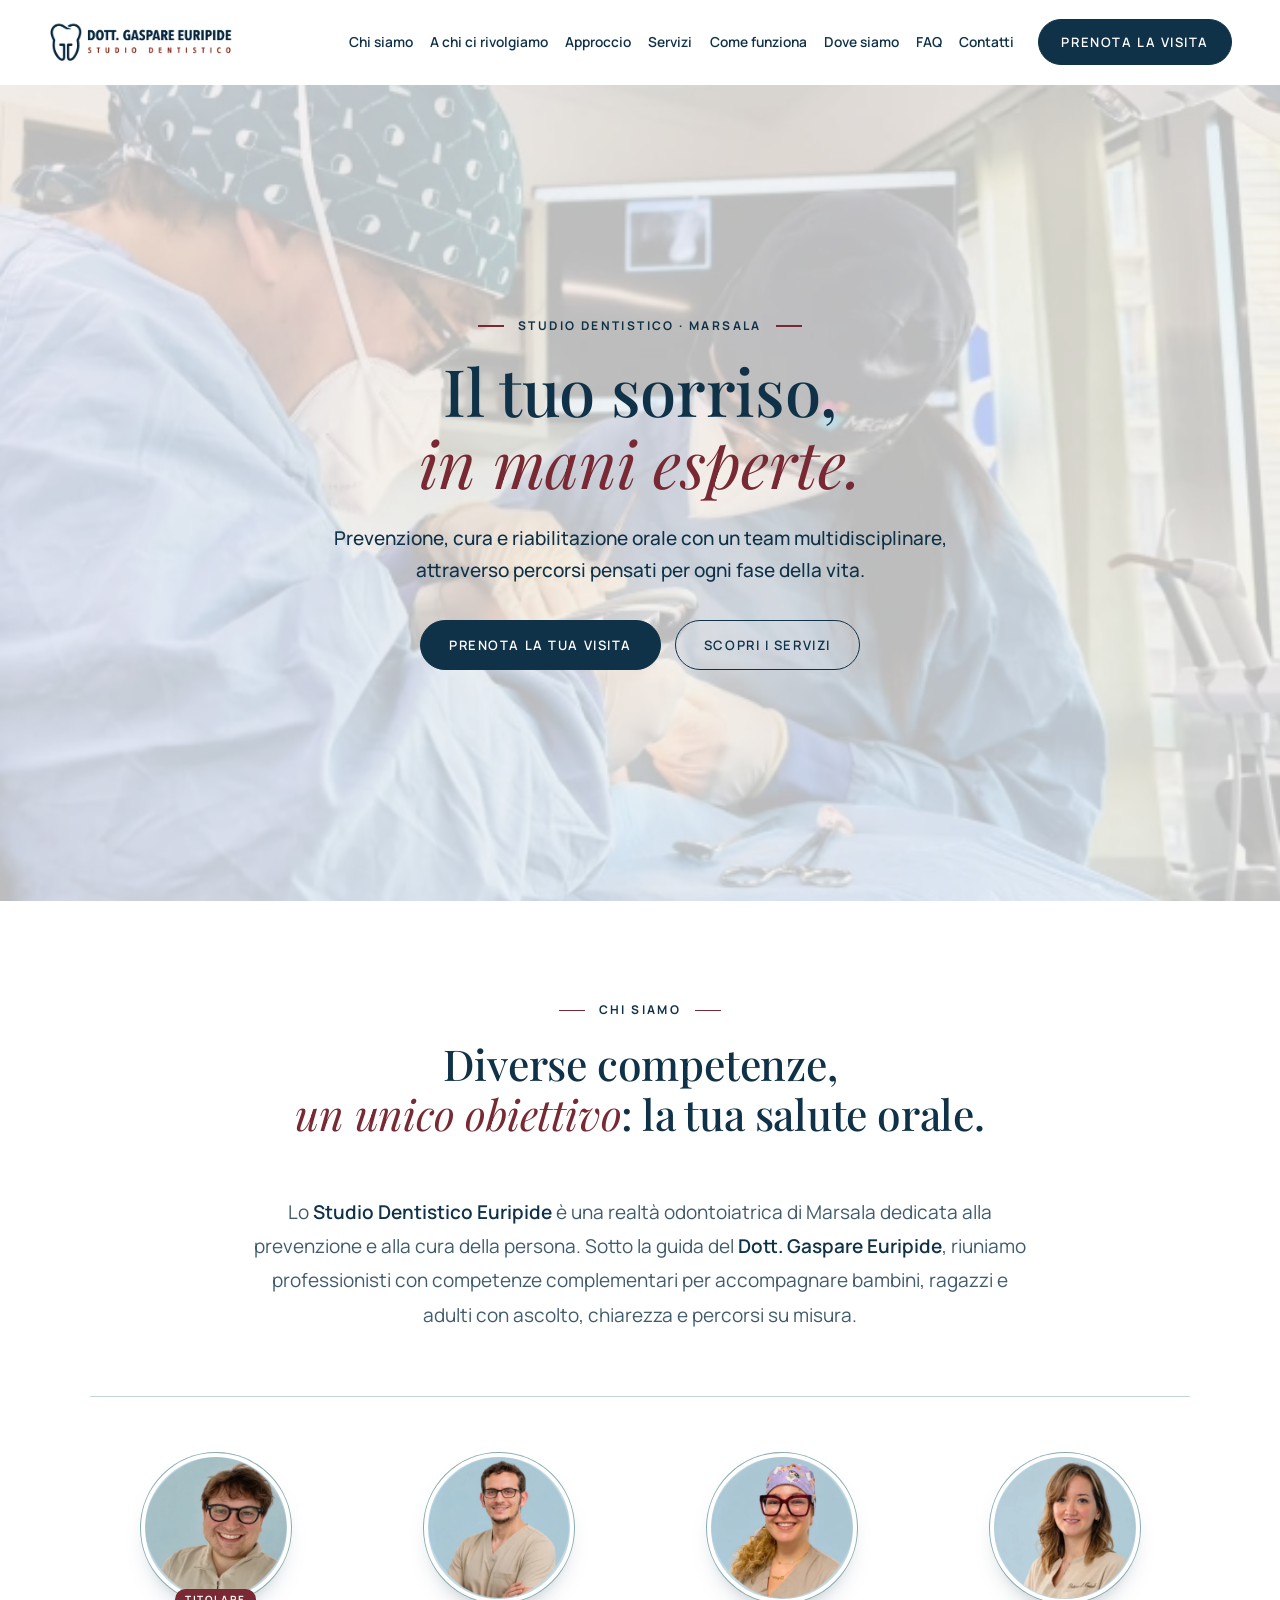
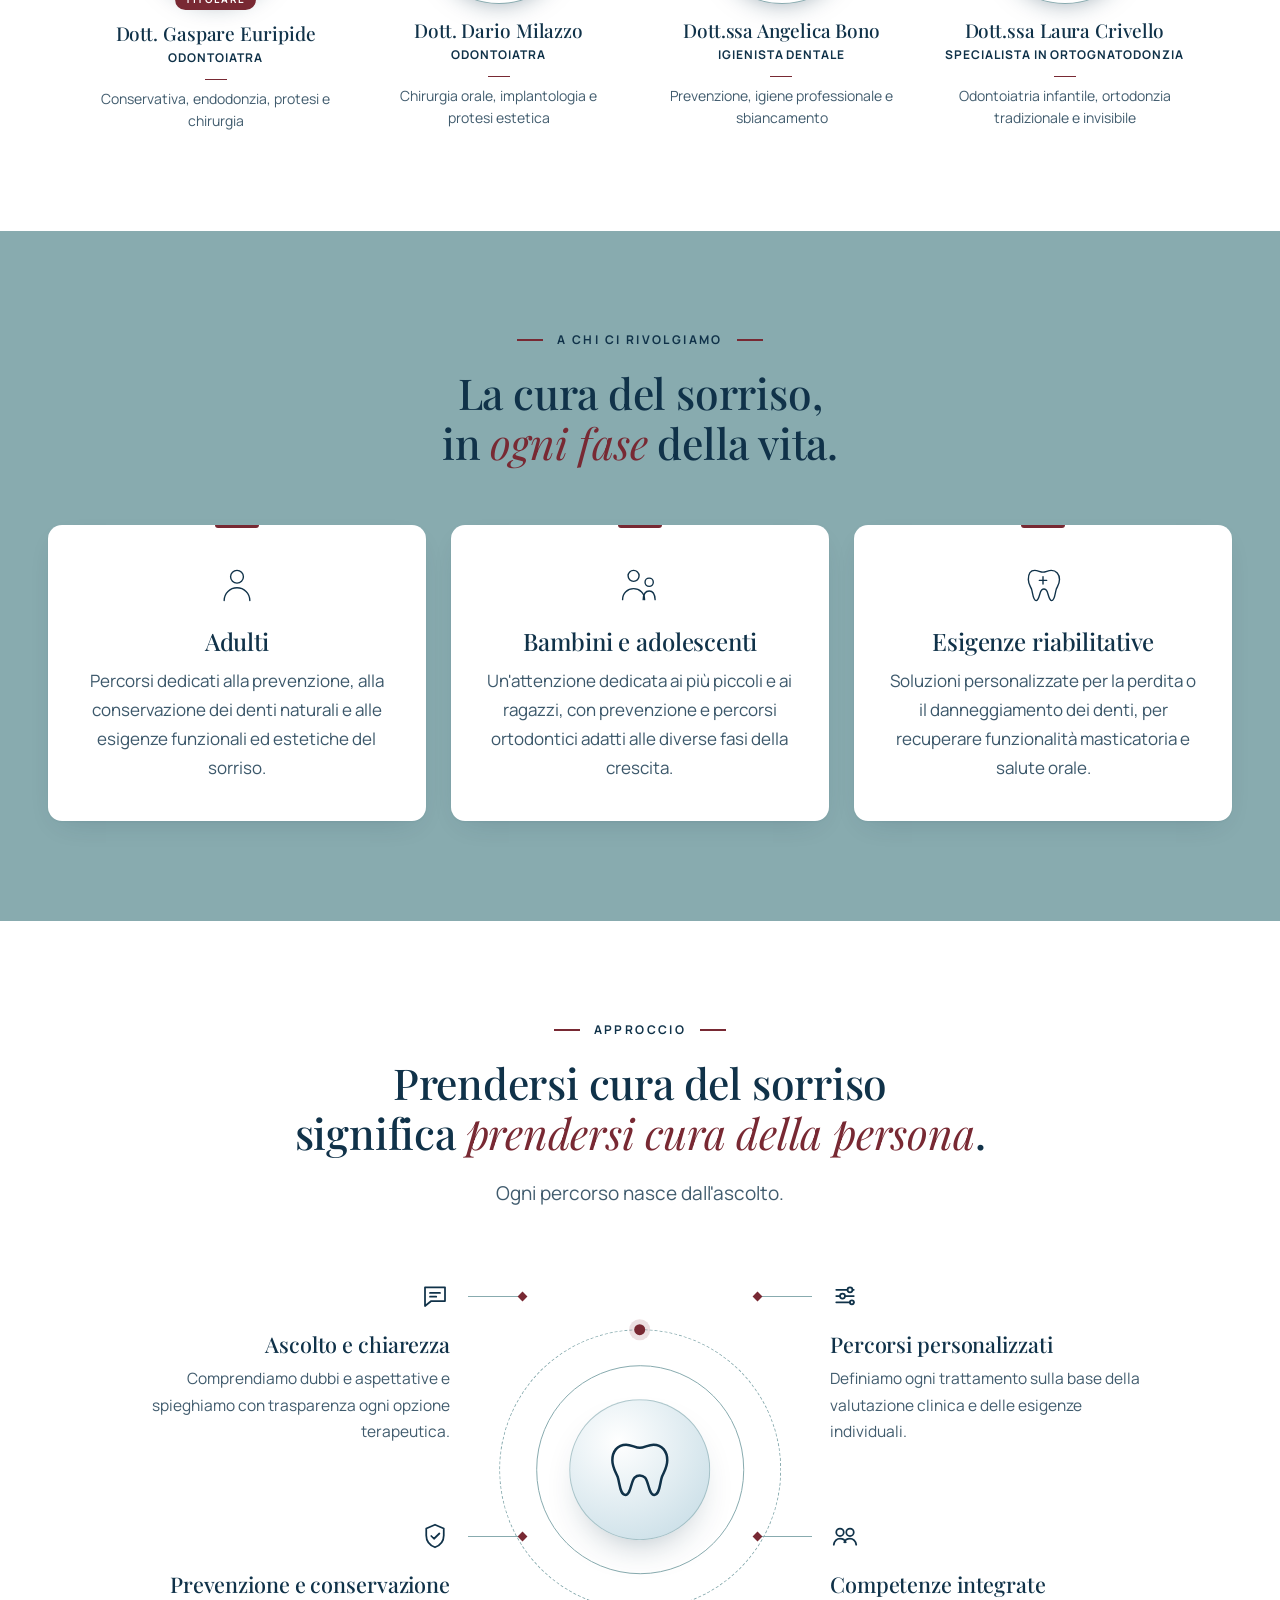
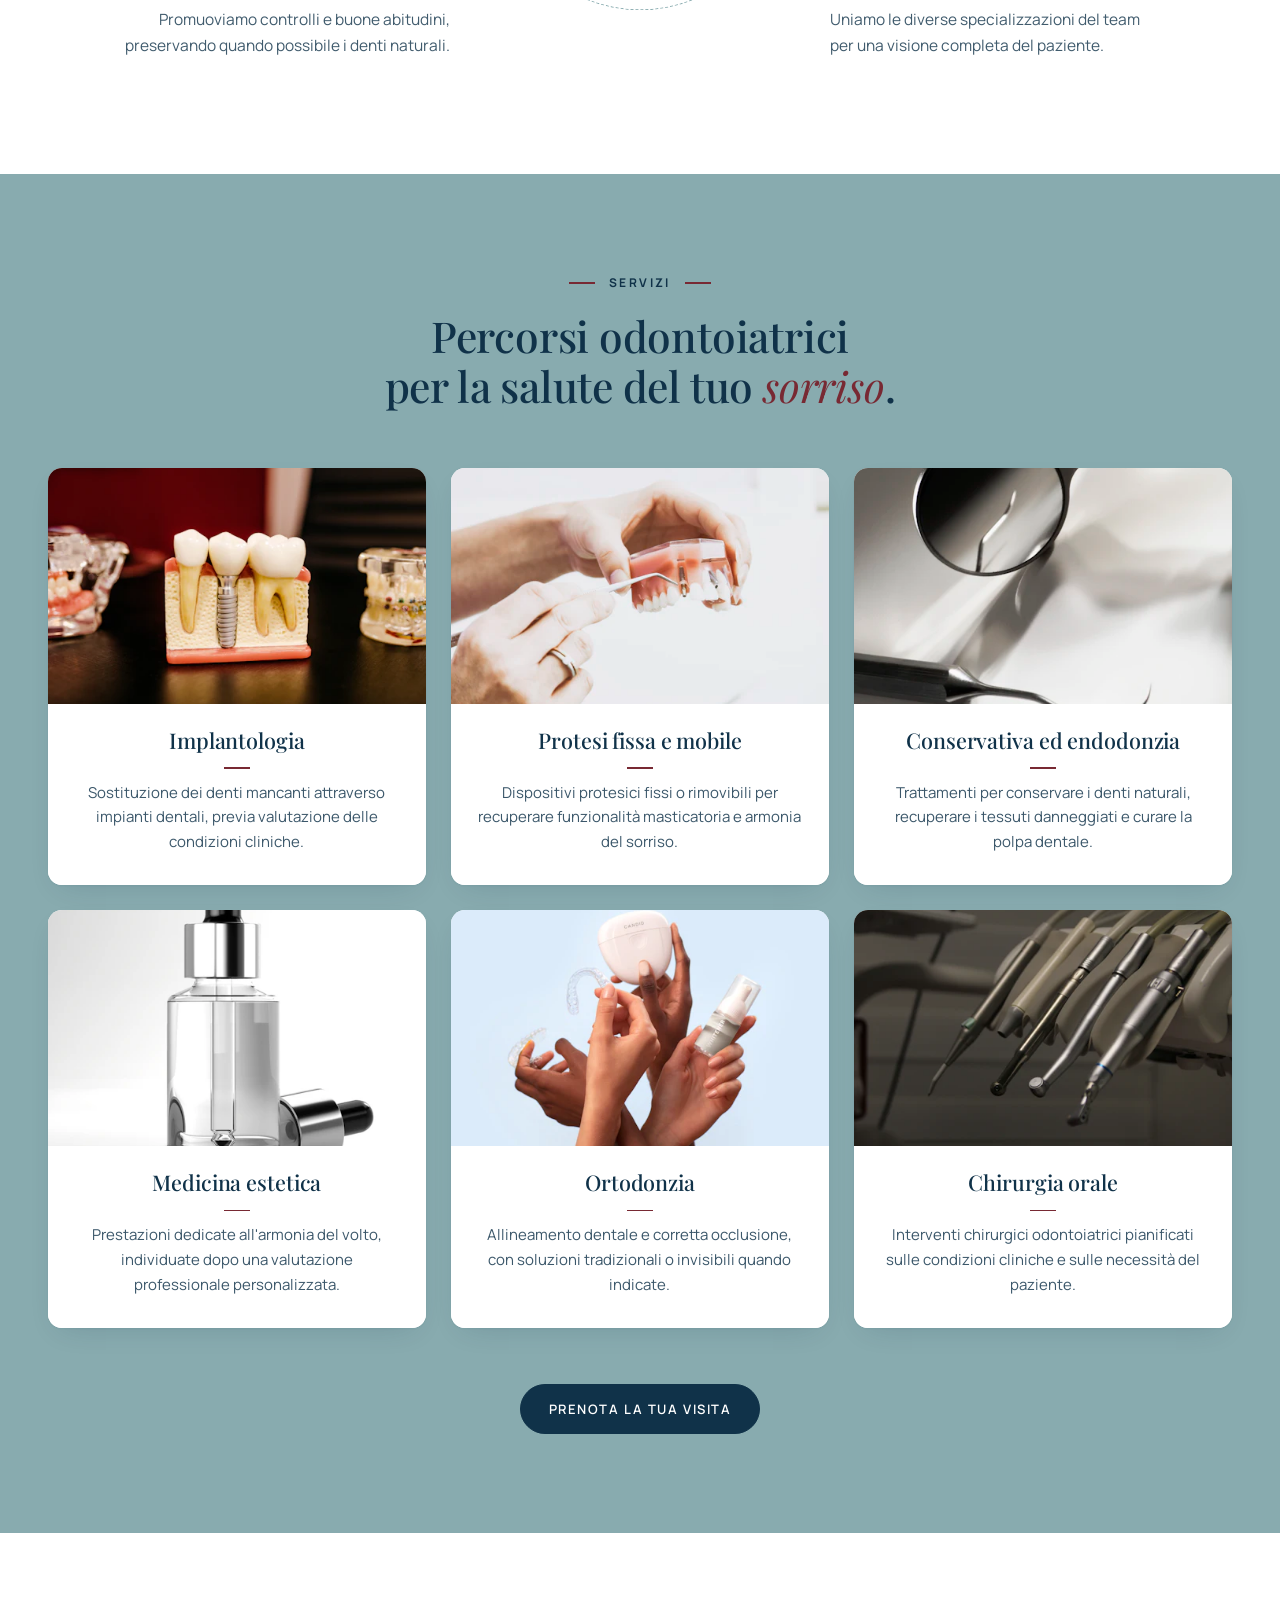
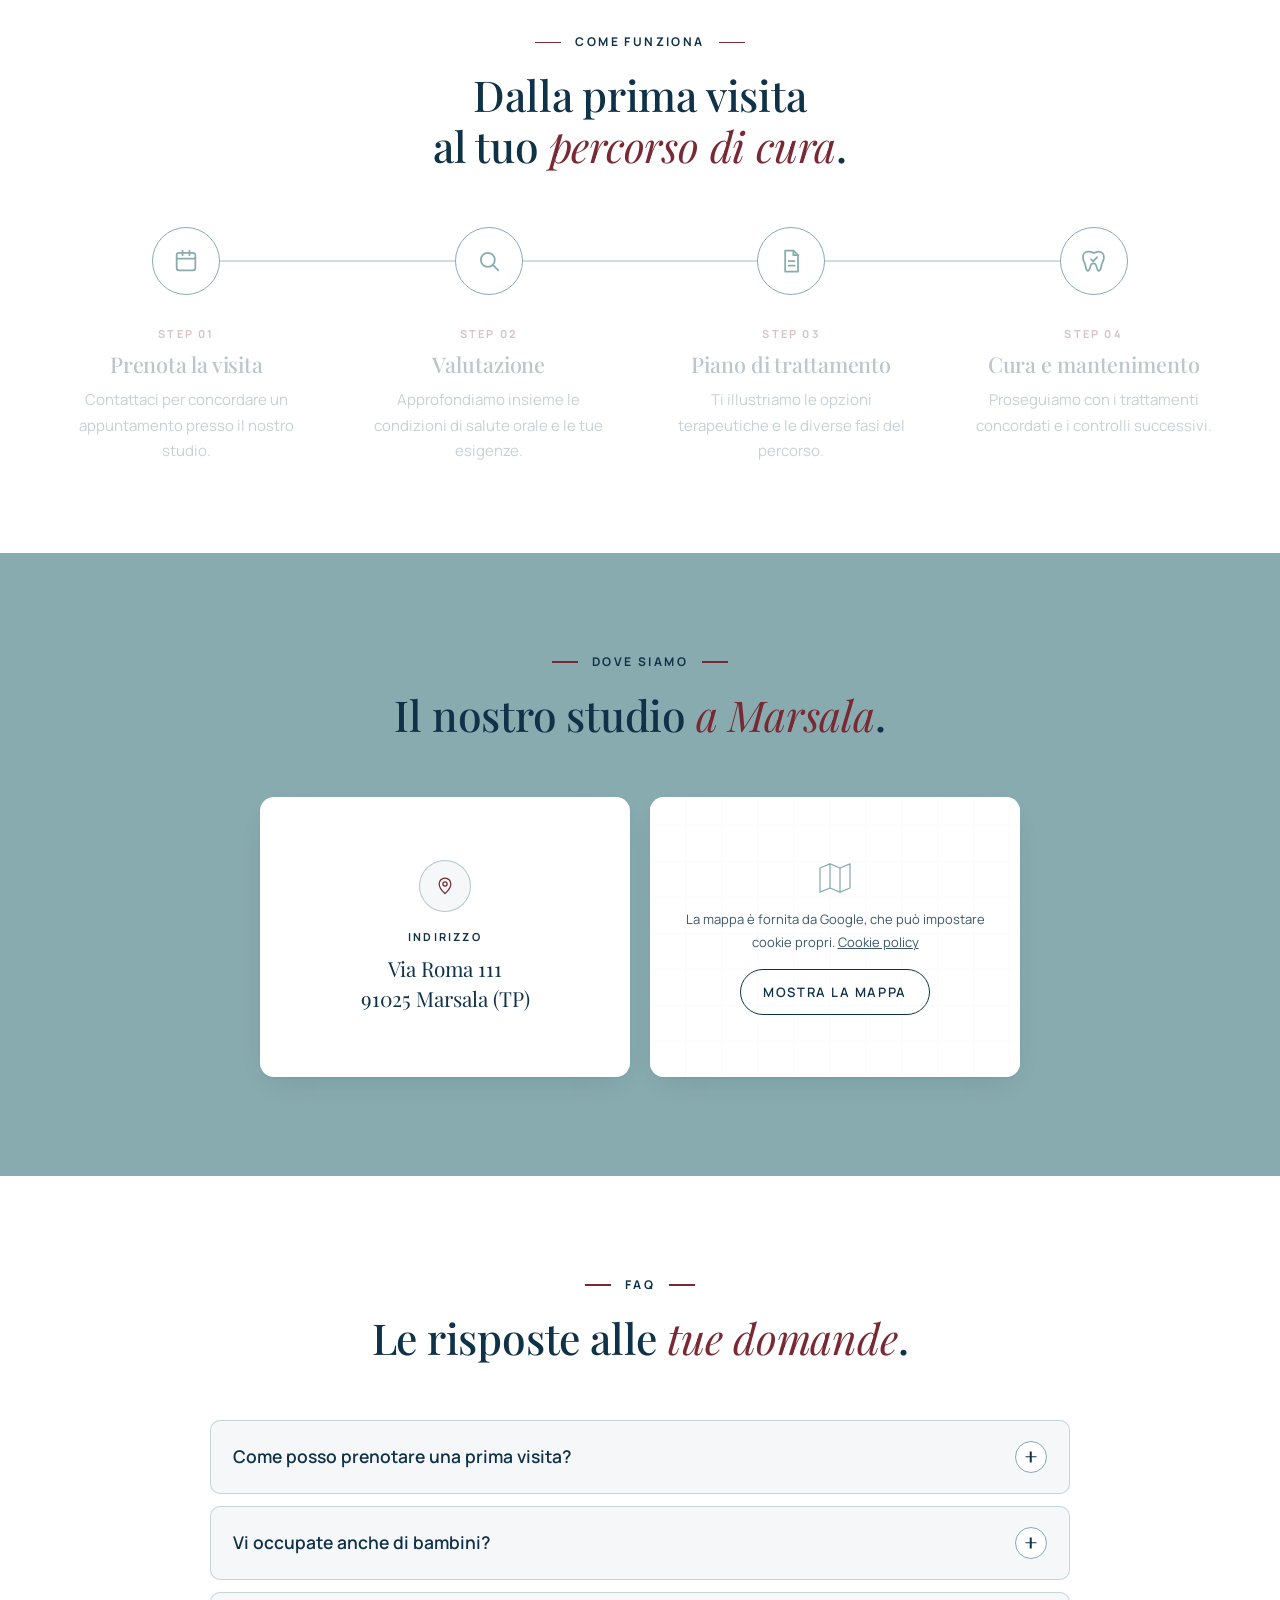
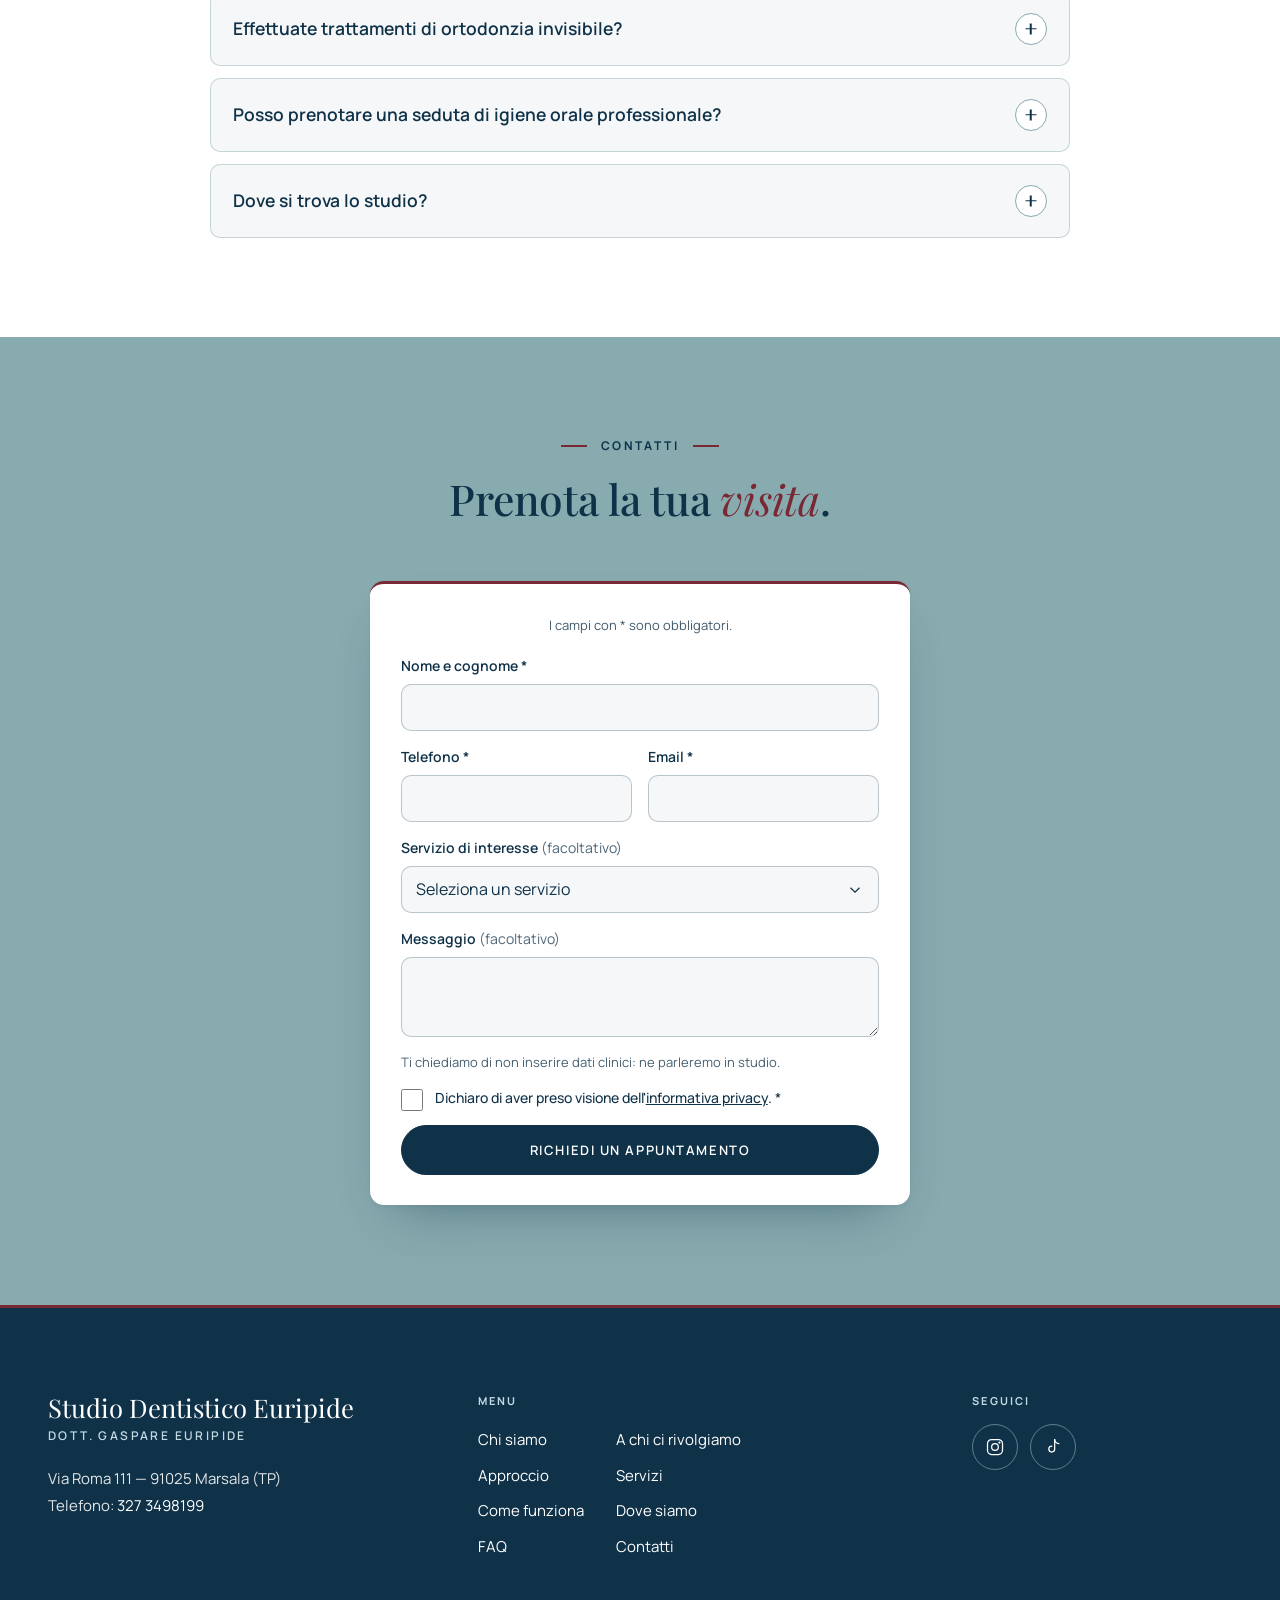
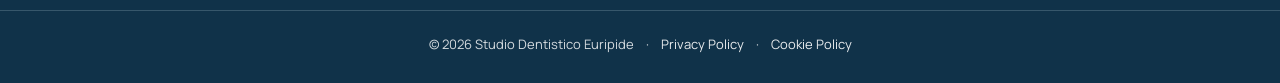
<file: index.html>
<!doctype html>
<html lang="it">
<head>
  <meta charset="utf-8">
  <meta name="viewport" content="width=device-width, initial-scale=1">
  <title>Studio Dentistico Euripide | Dentista a Marsala</title>
  <meta name="description" content="Studio Dentistico Euripide a Marsala: implantologia, protesi fissa e mobile, conservativa ed endodonzia, medicina estetica, ortodonzia e chirurgia orale. Prenota la tua visita.">
  <meta name="theme-color" content="#103249">
  <meta name="robots" content="index, follow">
  <!-- Canonical e og:url: inserire il dominio definitivo e de-commentare prima della pubblicazione
  <link rel="canonical" href="https://DOMINIO-DEFINITIVO/">
  <meta property="og:url" content="https://DOMINIO-DEFINITIVO/">
  -->
  <meta property="og:type" content="website">
  <meta property="og:locale" content="it_IT">
  <meta property="og:site_name" content="Studio Dentistico Euripide">
  <meta property="og:title" content="Studio Dentistico Euripide | Dentista a Marsala">
  <meta property="og:description" content="Prevenzione, salute orale e cura del sorriso a Marsala. Un team multidisciplinare guidato dal Dott. Gaspare Euripide.">
  <meta property="og:image" content="assets/img/hero-studio.webp">
  <meta name="twitter:card" content="summary_large_image">

  <link rel="icon" href="assets/img/favicon.svg" type="image/svg+xml">
  <link rel="preload" href="assets/fonts/playfair-latin.woff2" as="font" type="font/woff2" crossorigin>
  <link rel="preload" href="assets/fonts/manrope-latin.woff2" as="font" type="font/woff2" crossorigin>
  <link rel="preload" as="image" href="assets/img/hero-studio.webp">
  <link rel="stylesheet" href="assets/css/style.css">

  <script type="application/ld+json">
  {
    "@context": "https://schema.org",
    "@type": "Dentist",
    "name": "Studio Dentistico Euripide",
    "description": "Studio odontoiatrico multidisciplinare a Marsala: implantologia, protesi fissa e mobile, conservativa ed endodonzia, medicina estetica, ortodonzia e chirurgia orale.",
    "telephone": "+39 327 3498199",
    "image": "assets/img/logo-euripide.webp",
    "address": {
      "@type": "PostalAddress",
      "streetAddress": "Via Roma 111",
      "postalCode": "91025",
      "addressLocality": "Marsala",
      "addressRegion": "TP",
      "addressCountry": "IT"
    },
    "founder": { "@type": "Person", "name": "Gaspare Euripide", "honorificPrefix": "Dott.", "jobTitle": "Odontoiatra" },
    "employee": [
      { "@type": "Person", "name": "Dario Milazzo", "honorificPrefix": "Dott.", "jobTitle": "Odontoiatra" },
      { "@type": "Person", "name": "Angelica Bono", "honorificPrefix": "Dott.ssa", "jobTitle": "Igienista dentale" },
      { "@type": "Person", "name": "Laura Crivello", "honorificPrefix": "Dott.ssa", "jobTitle": "Odontoiatra specialista in Ortognatodonzia" }
    ],
    "sameAs": [
      "https://www.instagram.com/studiodentistico.euripide/",
      "https://www.tiktok.com/@gasp.euripide"
    ],
    "medicalSpecialty": "Dentistry"
  }
  </script>
  <script>document.documentElement.classList.add('js');</script>
</head>
<body id="top">
  <a class="skip-link" href="#main">Vai al contenuto</a>

  <!-- ============ HEADER ============ -->
  <header class="site-header" id="site-header">
    <div class="container header-inner">
      <a href="#top" class="brand" aria-label="Studio Dentistico Euripide — torna all'inizio">
        <span class="logo-crop">
          <img src="assets/img/logo-euripide.webp" width="2000" height="668" alt="Dott. Gaspare Euripide — Studio Dentistico">
        </span>
      </a>

      <nav class="main-nav" id="main-nav" aria-label="Navigazione principale">
        <ul>
          <li><a href="#chi-siamo">Chi siamo</a></li>
          <li><a href="#pazienti">A chi ci rivolgiamo</a></li>
          <li><a href="#approccio">Approccio</a></li>
          <li><a href="#servizi">Servizi</a></li>
          <li><a href="#percorso">Come funziona</a></li>
          <li><a href="#dove">Dove siamo</a></li>
          <li><a href="#faq">FAQ</a></li>
          <li><a href="#contatti">Contatti</a></li>
        </ul>
        <a href="#contatti" class="btn btn-primary nav-cta-mobile">Prenota la tua visita</a>
      </nav>

      <a href="#contatti" class="btn btn-primary header-cta">Prenota la visita</a>

      <button class="nav-toggle" id="nav-toggle" type="button" aria-controls="main-nav" aria-expanded="false">
        <span class="sr-only">Apri il menu</span>
        <span class="nav-toggle-bar" aria-hidden="true"></span>
        <span class="nav-toggle-bar" aria-hidden="true"></span>
      </button>
    </div>
  </header>

  <main id="main">

    <!-- ============ HERO ============ -->
    <section class="hero" aria-labelledby="hero-title">
      <img class="hero-media" src="assets/img/hero-studio.webp" width="592" height="392" alt="" fetchpriority="high" decoding="async">
      <div class="hero-overlay" aria-hidden="true"></div>

      <div class="container hero-content">
        <p class="eyebrow reveal">Studio Dentistico · Marsala</p>
        <h1 id="hero-title" class="hero-title reveal">
          <span class="hero-line">Il tuo sorriso,</span>
          <span class="hero-line hero-line--accent">in mani esperte.</span>
        </h1>
        <p class="hero-sub reveal">Prevenzione, cura e riabilitazione orale con un team multidisciplinare, attraverso percorsi pensati per ogni fase della vita.</p>
        <div class="btn-row reveal">
          <a href="#contatti" class="btn btn-primary">Prenota la tua visita</a>
          <a href="#servizi" class="btn btn-secondary">Scopri i servizi</a>
        </div>
      </div>
    </section>

    <!-- ============ CHI SIAMO + TEAM ============ -->
    <section class="section bg-white" id="chi-siamo" aria-labelledby="chi-siamo-title">
      <div class="container">
        <header class="section-head reveal">
          <p class="eyebrow">Chi siamo</p>
          <h2 id="chi-siamo-title">Diverse competenze,<br class="br-desk"> <em>un unico obiettivo</em>: la tua salute orale.</h2>
        </header>
        <div class="prose-center reveal">
          <p>Lo <strong>Studio Dentistico Euripide</strong> è una realtà odontoiatrica di Marsala dedicata alla prevenzione e alla cura della persona. Sotto la guida del <strong>Dott. Gaspare Euripide</strong>, riuniamo professionisti con competenze complementari per accompagnare bambini, ragazzi e adulti con ascolto, chiarezza e percorsi su misura.</p>
        </div>

        <ul class="team" role="list" aria-label="Il team dello studio">
          <li class="member reveal">
            <img class="member-photo" src="assets/img/team-euripide.webp" width="320" height="320" loading="lazy" decoding="async" alt="Ritratto del Dott. Gaspare Euripide">
            <p class="member-badge">Titolare</p>
            <h3>Dott. Gaspare Euripide</h3>
            <p class="member-role">Odontoiatra</p>
            <p class="member-focus">Conservativa, endodonzia, protesi e chirurgia</p>
          </li>
          <li class="member reveal">
            <img class="member-photo" src="assets/img/team-milazzo.webp" width="320" height="320" loading="lazy" decoding="async" alt="Ritratto del Dott. Dario Milazzo">
            <h3>Dott. Dario Milazzo</h3>
            <p class="member-role">Odontoiatra</p>
            <p class="member-focus">Chirurgia orale, implantologia e protesi estetica</p>
          </li>
          <li class="member reveal">
            <img class="member-photo" src="assets/img/team-bono.webp" width="320" height="320" loading="lazy" decoding="async" alt="Ritratto della Dott.ssa Angelica Bono">
            <h3>Dott.ssa Angelica Bono</h3>
            <p class="member-role">Igienista dentale</p>
            <p class="member-focus">Prevenzione, igiene professionale e sbiancamento</p>
          </li>
          <li class="member reveal">
            <img class="member-photo" src="assets/img/team-crivello.webp" width="320" height="320" loading="lazy" decoding="async" alt="Ritratto della Dott.ssa Laura Crivello">
            <h3>Dott.ssa Laura Crivello</h3>
            <p class="member-role">Specialista in Ortognatodonzia</p>
            <p class="member-focus">Odontoiatria infantile, ortodonzia tradizionale e invisibile</p>
          </li>
        </ul>
      </div>
    </section>

    <!-- ============ A CHI CI RIVOLGIAMO ============ -->
    <section class="section bg-teal" id="pazienti" aria-labelledby="pazienti-title">
      <div class="container">
        <header class="section-head reveal">
          <p class="eyebrow">A chi ci rivolgiamo</p>
          <h2 id="pazienti-title">La cura del sorriso,<br class="br-desk"> in <em>ogni fase</em> della vita.</h2>
        </header>
        <ul class="audience-grid" role="list">
          <li class="audience-card reveal">
            <svg class="ico-lg" viewBox="0 0 48 48" aria-hidden="true"><circle cx="24" cy="15" r="7"/><path d="M10 41c0-8 6.3-14 14-14s14 6 14 14"/></svg>
            <h3>Adulti</h3>
            <p>Percorsi dedicati alla prevenzione, alla conservazione dei denti naturali e alle esigenze funzionali ed estetiche del sorriso.</p>
          </li>
          <li class="audience-card reveal">
            <svg class="ico-lg" viewBox="0 0 48 48" aria-hidden="true"><circle cx="17" cy="14" r="6"/><path d="M5 40c0-7 5.4-12 12-12s12 5 12 12"/><circle cx="34" cy="21" r="4.5"/><path d="M27.5 40c.3-6 3-9.5 6.5-9.5S40.2 34 40.5 40"/></svg>
            <h3>Bambini e adolescenti</h3>
            <p>Un'attenzione dedicata ai più piccoli e ai ragazzi, con prevenzione e percorsi ortodontici adatti alle diverse fasi della crescita.</p>
          </li>
          <li class="audience-card reveal">
            <svg class="ico-lg" viewBox="0 0 48 48" aria-hidden="true"><path d="M15 8c3.5 0 6 2 9 2s5.5-2 9-2c5.5 0 9 4.5 9 10 0 4.5-2 7-3.5 10.5C37 33 37 41 33.5 41S30 32 27.5 29.5c-1.4-1.3-3.6-1.3-5 0C20 32 20 41 16.5 41S13 33 11.5 28.5C10 25 8 22.5 8 18 8 12.5 10 8 15 8Z"/><path d="M24 15v8M20 19h8"/></svg>
            <h3>Esigenze riabilitative</h3>
            <p>Soluzioni personalizzate per la perdita o il danneggiamento dei denti, per recuperare funzionalità masticatoria e salute orale.</p>
          </li>
        </ul>
      </div>
    </section>

    <!-- ============ APPROCCIO ============ -->
    <section class="section bg-white" id="approccio" aria-labelledby="approccio-title">
      <div class="container">
        <header class="section-head reveal">
          <p class="eyebrow">Approccio</p>
          <h2 id="approccio-title">Prendersi cura del sorriso<br class="br-desk"> significa <em>prendersi cura della persona</em>.</h2>
          <p class="section-sub">Ogni percorso nasce dall'ascolto.</p>
        </header>

        <div class="approach">
          <div class="approach-emblem reveal" aria-hidden="true">
            <span class="ring ring--1"></span>
            <span class="ring ring--2"></span>
            <span class="ring ring--3"></span>
            <svg class="emblem-tooth" viewBox="0 0 32 32"><path d="M10 5c2.4 0 4 1.4 6 1.4S19.6 5 22 5c3.7 0 6 3 6 6.8 0 3-1.3 4.8-2.3 7.2-1 3-1 8-3.4 8s-2.4-6-4-7.6a3.3 3.3 0 0 0-4.6 0C12.1 21 12.1 27 9.7 27S7.3 22 6.3 19C5.3 16.6 4 14.8 4 11.8 4 8 6.3 5 10 5Z"/></svg>
          </div>
          <ul class="approach-points" role="list">
            <li class="ap ap--tl reveal">
              <svg class="ap-ico" viewBox="0 0 24 24" aria-hidden="true"><path d="M4 5h16v11H9l-5 4z"/><path d="M8 9.5h8M8 12.5h5"/></svg>
              <h3>Ascolto e chiarezza</h3>
              <p>Comprendiamo dubbi e aspettative e spieghiamo con trasparenza ogni opzione terapeutica.</p>
            </li>
            <li class="ap ap--tr reveal">
              <svg class="ap-ico" viewBox="0 0 24 24" aria-hidden="true"><path d="M5 7h9M18 7h1M5 12h3M12 12h7M5 17h11M19 17h0"/><circle cx="16" cy="7" r="2"/><circle cx="10" cy="12" r="2"/><circle cx="17.5" cy="17" r="1.6"/></svg>
              <h3>Percorsi personalizzati</h3>
              <p>Definiamo ogni trattamento sulla base della valutazione clinica e delle esigenze individuali.</p>
            </li>
            <li class="ap ap--bl reveal">
              <svg class="ap-ico" viewBox="0 0 24 24" aria-hidden="true"><path d="M12 3 5 6v5.5c0 4.4 3 7.9 7 9.5 4-1.6 7-5.1 7-9.5V6z"/><path d="m9 12 2.2 2.2L15.5 10"/></svg>
              <h3>Prevenzione e conservazione</h3>
              <p>Promuoviamo controlli e buone abitudini, preservando quando possibile i denti naturali.</p>
            </li>
            <li class="ap ap--br reveal">
              <svg class="ap-ico" viewBox="0 0 24 24" aria-hidden="true"><circle cx="8" cy="9" r="3"/><circle cx="16" cy="9" r="3"/><path d="M3 19c.5-3 2.6-5 5-5s4 1.2 4.6 3M11.4 17c.6-1.8 2.2-3 4.6-3 2.4 0 4.5 2 5 5"/></svg>
              <h3>Competenze integrate</h3>
              <p>Uniamo le diverse specializzazioni del team per una visione completa del paziente.</p>
            </li>
          </ul>
        </div>
      </div>
    </section>

    <!-- ============ SERVIZI ============ -->
    <section class="section bg-teal" id="servizi" aria-labelledby="servizi-title">
      <div class="container">
        <header class="section-head reveal">
          <p class="eyebrow">Servizi</p>
          <h2 id="servizi-title">Percorsi odontoiatrici<br class="br-desk"> per la salute del tuo <em>sorriso</em>.</h2>
        </header>
        <ul class="services-grid" role="list">
          <li class="service-card reveal">
            <img src="assets/img/srv-implantologia-480.webp" srcset="assets/img/srv-implantologia-480.webp 480w, assets/img/srv-implantologia-800.webp 800w" sizes="(min-width:1024px) 380px, (min-width:640px) 45vw, 92vw" width="800" height="600" loading="lazy" decoding="async" alt="Modello odontoiatrico con impianto dentale e corone (immagine illustrativa)">
            <div class="service-body"><h3>Implantologia</h3><p>Sostituzione dei denti mancanti attraverso impianti dentali, previa valutazione delle condizioni cliniche.</p></div>
          </li>
          <li class="service-card reveal">
            <img src="assets/img/srv-protesi-480.webp" srcset="assets/img/srv-protesi-480.webp 480w, assets/img/srv-protesi-800.webp 800w" sizes="(min-width:1024px) 380px, (min-width:640px) 45vw, 92vw" width="800" height="600" loading="lazy" decoding="async" alt="Mani che sostengono un dispositivo protesico dentale rimovibile (immagine illustrativa)">
            <div class="service-body"><h3>Protesi fissa e mobile</h3><p>Dispositivi protesici fissi o rimovibili per recuperare funzionalità masticatoria e armonia del sorriso.</p></div>
          </li>
          <li class="service-card reveal">
            <img src="assets/img/srv-conservativa-480.webp" srcset="assets/img/srv-conservativa-480.webp 480w, assets/img/srv-conservativa-800.webp 800w" sizes="(min-width:1024px) 380px, (min-width:640px) 45vw, 92vw" width="800" height="600" loading="lazy" decoding="async" alt="Specchietto e sonda odontoiatrica su superficie bianca (immagine illustrativa)">
            <div class="service-body"><h3>Conservativa ed endodonzia</h3><p>Trattamenti per conservare i denti naturali, recuperare i tessuti danneggiati e curare la polpa dentale.</p></div>
          </li>
          <li class="service-card reveal">
            <img src="assets/img/srv-medicina-estetica-480.webp" srcset="assets/img/srv-medicina-estetica-480.webp 480w, assets/img/srv-medicina-estetica-800.webp 800w" sizes="(min-width:1024px) 380px, (min-width:640px) 45vw, 92vw" width="800" height="600" loading="lazy" decoding="async" alt="Flacone in vetro con contagocce su sfondo chiaro (immagine illustrativa)">
            <div class="service-body"><h3>Medicina estetica</h3><p>Prestazioni dedicate all'armonia del volto, individuate dopo una valutazione professionale personalizzata.</p></div>
          </li>
          <li class="service-card reveal">
            <img src="assets/img/srv-ortodonzia-480.webp" srcset="assets/img/srv-ortodonzia-480.webp 480w, assets/img/srv-ortodonzia-800.webp 800w" sizes="(min-width:1024px) 380px, (min-width:640px) 45vw, 92vw" width="800" height="600" loading="lazy" decoding="async" alt="Mani che mostrano allineatori dentali trasparenti (immagine illustrativa)">
            <div class="service-body"><h3>Ortodonzia</h3><p>Allineamento dentale e corretta occlusione, con soluzioni tradizionali o invisibili quando indicate.</p></div>
          </li>
          <li class="service-card reveal">
            <img src="assets/img/srv-chirurgia-480.webp" srcset="assets/img/srv-chirurgia-480.webp 480w, assets/img/srv-chirurgia-800.webp 800w" sizes="(min-width:1024px) 380px, (min-width:640px) 45vw, 92vw" width="800" height="600" loading="lazy" decoding="async" alt="Strumenti odontoiatrici ordinati sul riunito (immagine illustrativa)">
            <div class="service-body"><h3>Chirurgia orale</h3><p>Interventi chirurgici odontoiatrici pianificati sulle condizioni cliniche e sulle necessità del paziente.</p></div>
          </li>
        </ul>
        <div class="section-cta reveal">
          <a href="#contatti" class="btn btn-primary">Prenota la tua visita</a>
        </div>
      </div>
    </section>

    <!-- ============ COME FUNZIONA ============ -->
    <section class="section bg-white" id="percorso" aria-labelledby="percorso-title">
      <div class="container">
        <header class="section-head reveal">
          <p class="eyebrow">Come funziona</p>
          <h2 id="percorso-title">Dalla prima visita<br class="br-desk"> al tuo <em>percorso di cura</em>.</h2>
        </header>
        <ol class="timeline" id="timeline" role="list">
          <li class="step">
            <span class="step-dot"><svg viewBox="0 0 24 24" aria-hidden="true"><rect x="4" y="5" width="16" height="15" rx="2"/><path d="M4 10h16M9 3v4M15 3v4"/></svg></span>
            <span class="step-num">Step 01</span>
            <h3>Prenota la visita</h3>
            <p>Contattaci per concordare un appuntamento presso il nostro studio.</p>
          </li>
          <li class="step">
            <span class="step-dot"><svg viewBox="0 0 24 24" aria-hidden="true"><circle cx="11" cy="11" r="6"/><path d="m20 20-4.5-4.5"/></svg></span>
            <span class="step-num">Step 02</span>
            <h3>Valutazione</h3>
            <p>Approfondiamo insieme le condizioni di salute orale e le tue esigenze.</p>
          </li>
          <li class="step">
            <span class="step-dot"><svg viewBox="0 0 24 24" aria-hidden="true"><path d="M7 3h7l4 4v14H7z"/><path d="M14 3v4h4M10 12h5M10 16h5"/></svg></span>
            <span class="step-num">Step 03</span>
            <h3>Piano di trattamento</h3>
            <p>Ti illustriamo le opzioni terapeutiche e le diverse fasi del percorso.</p>
          </li>
          <li class="step">
            <span class="step-dot"><svg viewBox="0 0 24 24" aria-hidden="true"><path d="M8 4c1.8 0 3 1 4 1s2.2-1 4-1c2.8 0 4.5 2.2 4.5 5 0 2.3-1 3.6-1.7 5.4-.8 2.3-.8 6-2.6 6s-1.8-4.5-3-5.7a2.4 2.4 0 0 0-3.4 0C8.6 15.9 8.6 20.4 6.8 20.4S5 16.7 4.2 14.4C3.5 12.6 2.5 11.3 2.5 9c0-2.8 1.7-5 4.5-5Z"/><path d="m9.5 10.5 1.8 1.8 3.4-3.6"/></svg></span>
            <span class="step-num">Step 04</span>
            <h3>Cura e mantenimento</h3>
            <p>Proseguiamo con i trattamenti concordati e i controlli successivi.</p>
          </li>
        </ol>
      </div>
    </section>

    <!-- ============ DOVE SIAMO ============ -->
    <section class="section bg-teal" id="dove" aria-labelledby="dove-title">
      <div class="container">
        <header class="section-head reveal">
          <p class="eyebrow">Dove siamo</p>
          <h2 id="dove-title">Il nostro studio <em>a Marsala</em>.</h2>
        </header>
        <div class="location">
          <div class="location-card reveal">
            <span class="location-pin"><svg class="ico-sm" viewBox="0 0 24 24" aria-hidden="true"><path d="M12 21s-7-6.2-7-11.5A7 7 0 0 1 19 9.5C19 14.8 12 21 12 21Z"/><circle cx="12" cy="9.5" r="2.5"/></svg></span>
            <p class="location-label">Indirizzo</p>
            <address>Via Roma 111<br>91025 Marsala (TP)</address>
          </div>
          <div class="map-wrap reveal" id="map-wrap">
            <div class="map-consent" id="map-consent">
              <svg class="ico-lg" viewBox="0 0 48 48" aria-hidden="true"><path d="M6 12l12-5 12 5 12-5v29l-12 5-12-5-12 5z"/><path d="M18 7v29M30 12v29"/></svg>
              <p class="map-consent-text">La mappa è fornita da Google, che può impostare cookie propri. <a href="privacy.html#cookie">Cookie policy</a></p>
              <button type="button" class="btn btn-secondary btn-sm" id="map-load">Mostra la mappa</button>
            </div>
          </div>
        </div>
      </div>
    </section>

    <!-- Recensioni: sezione omessa, non sono state fornite recensioni autentiche approvate dallo studio. -->

    <!-- ============ FAQ ============ -->
    <section class="section bg-white" id="faq" aria-labelledby="faq-title">
      <div class="container">
        <header class="section-head reveal">
          <p class="eyebrow">FAQ</p>
          <h2 id="faq-title">Le risposte alle <em>tue domande</em>.</h2>
        </header>
        <div class="faq reveal">
          <div class="faq-item">
            <h3><button type="button" class="faq-q" aria-expanded="false" aria-controls="faq-a1" id="faq-q1">Come posso prenotare una prima visita?<span class="faq-icon" aria-hidden="true"></span></button></h3>
            <div class="faq-a" id="faq-a1" role="region" aria-labelledby="faq-q1"><div><p>Puoi chiamarci al <a href="tel:+393273498199">327 3498199</a> oppure scriverci tramite il modulo in fondo alla pagina: concorderemo insieme l'appuntamento più comodo per te.</p></div></div>
          </div>
          <div class="faq-item">
            <h3><button type="button" class="faq-q" aria-expanded="false" aria-controls="faq-a2" id="faq-q2">Vi occupate anche di bambini?<span class="faq-icon" aria-hidden="true"></span></button></h3>
            <div class="faq-a" id="faq-a2" role="region" aria-labelledby="faq-q2"><div><p>Sì. Seguiamo anche i più piccoli, con un'attenzione dedicata all'odontoiatria infantile e all'ortodonzia, accompagnandoli con delicatezza in ogni fase della crescita.</p></div></div>
          </div>
          <div class="faq-item">
            <h3><button type="button" class="faq-q" aria-expanded="false" aria-controls="faq-a3" id="faq-q3">Effettuate trattamenti di ortodonzia invisibile?<span class="faq-icon" aria-hidden="true"></span></button></h3>
            <div class="faq-a" id="faq-a3" role="region" aria-labelledby="faq-q3"><div><p>Sì, ci occupiamo sia di ortodonzia tradizionale sia di ortodonzia invisibile. Durante la visita valutiamo insieme a te la soluzione più adatta.</p></div></div>
          </div>
          <div class="faq-item">
            <h3><button type="button" class="faq-q" aria-expanded="false" aria-controls="faq-a4" id="faq-q4">Posso prenotare una seduta di igiene orale professionale?<span class="faq-icon" aria-hidden="true"></span></button></h3>
            <div class="faq-a" id="faq-a4" role="region" aria-labelledby="faq-q4"><div><p>Certo. Effettuiamo sedute di igiene orale professionale e ti diamo indicazioni pratiche per prenderti cura del tuo sorriso anche a casa.</p></div></div>
          </div>
          <div class="faq-item">
            <h3><button type="button" class="faq-q" aria-expanded="false" aria-controls="faq-a5" id="faq-q5">Dove si trova lo studio?<span class="faq-icon" aria-hidden="true"></span></button></h3>
            <div class="faq-a" id="faq-a5" role="region" aria-labelledby="faq-q5"><div><p>Ci troviamo in Via Roma 111, a Marsala, in provincia di Trapani. Ti aspettiamo in studio.</p></div></div>
          </div>
        </div>
      </div>
    </section>

    <!-- ============ CONTATTI ============ -->
    <section class="section bg-teal" id="contatti" aria-labelledby="contatti-title">
      <div class="container">
        <header class="section-head reveal">
          <p class="eyebrow">Contatti</p>
          <h2 id="contatti-title">Prenota la tua <em>visita</em>.</h2>
        </header>

        <!-- L'invio è attivo quando SITE_CONFIG.form.endpoint è configurato (vedi LEGGIMI.md).
             Senza endpoint il modulo non simula l'invio: indica di chiamare lo studio. -->
        <form class="contact-form reveal" id="contact-form" novalidate>
          <p class="form-hint">I campi con <span aria-hidden="true">*</span><span class="sr-only">asterisco</span> sono obbligatori.</p>
          <div class="field">
            <label for="f-name">Nome e cognome <span aria-hidden="true">*</span></label>
            <input id="f-name" name="nome" type="text" autocomplete="name" required maxlength="120" aria-describedby="f-name-err">
            <p class="field-error" id="f-name-err"></p>
          </div>
          <div class="field-row">
            <div class="field">
              <label for="f-phone">Telefono <span aria-hidden="true">*</span></label>
              <input id="f-phone" name="telefono" type="tel" autocomplete="tel" inputmode="tel" required maxlength="30" aria-describedby="f-phone-err">
              <p class="field-error" id="f-phone-err"></p>
            </div>
            <div class="field">
              <label for="f-email">Email <span aria-hidden="true">*</span></label>
              <input id="f-email" name="email" type="email" autocomplete="email" required maxlength="160" aria-describedby="f-email-err">
              <p class="field-error" id="f-email-err"></p>
            </div>
          </div>
          <div class="field">
            <label for="f-service">Servizio di interesse <span class="opt">(facoltativo)</span></label>
            <select id="f-service" name="servizio">
              <option value="">Seleziona un servizio</option>
              <option>Prima visita</option>
              <option>Implantologia</option>
              <option>Protesi fissa e mobile</option>
              <option>Conservativa ed endodonzia</option>
              <option>Medicina estetica</option>
              <option>Ortodonzia</option>
              <option>Chirurgia orale</option>
            </select>
          </div>
          <div class="field">
            <label for="f-msg">Messaggio <span class="opt">(facoltativo)</span></label>
            <textarea id="f-msg" name="messaggio" rows="2" maxlength="1000" aria-describedby="f-msg-hint"></textarea>
            <p class="field-hint" id="f-msg-hint">Ti chiediamo di non inserire dati clinici: ne parleremo in studio.</p>
          </div>
          <div class="hp" aria-hidden="true"><label for="f-web">Lascia vuoto</label><input id="f-web" name="_gotcha" type="text" tabindex="-1" autocomplete="off"></div>
          <div class="field field-check">
            <input id="f-privacy" name="privacy" type="checkbox" required aria-describedby="f-privacy-err">
            <label for="f-privacy">Dichiaro di aver preso visione dell'<a href="privacy.html" target="_blank" rel="noopener">informativa privacy</a>. <span aria-hidden="true">*</span></label>
            <p class="field-error" id="f-privacy-err"></p>
          </div>
          <button type="submit" class="btn btn-primary btn-block" id="f-submit">Richiedi un appuntamento</button>
          <p class="form-status" id="form-status" role="status" aria-live="polite"></p>
        </form>
      </div>
    </section>
  </main>

  <!-- ============ FOOTER ============ -->
  <footer class="site-footer">
    <div class="container footer-grid">
      <div class="footer-brand">
        <p class="footer-name">Studio Dentistico Euripide</p>
        <p class="footer-doctor">Dott. Gaspare Euripide</p>
        <address>
          Via Roma 111 — 91025 Marsala (TP)<br>
          Telefono: <a href="tel:+393273498199">327 3498199</a>
        </address>
      </div>
      <nav class="footer-nav" aria-label="Menu del sito">
        <p class="footer-label">Menu</p>
        <ul>
          <li><a href="#chi-siamo">Chi siamo</a></li>
          <li><a href="#pazienti">A chi ci rivolgiamo</a></li>
          <li><a href="#approccio">Approccio</a></li>
          <li><a href="#servizi">Servizi</a></li>
          <li><a href="#percorso">Come funziona</a></li>
          <li><a href="#dove">Dove siamo</a></li>
          <li><a href="#faq">FAQ</a></li>
          <li><a href="#contatti">Contatti</a></li>
        </ul>
      </nav>
      <div class="footer-social">
        <p class="footer-label">Seguici</p>
        <div class="social">
          <a href="https://www.instagram.com/studiodentistico.euripide/" target="_blank" rel="noopener" aria-label="Instagram dello Studio Dentistico Euripide">
            <svg viewBox="0 0 24 24" aria-hidden="true"><rect x="3" y="3" width="18" height="18" rx="5"/><circle cx="12" cy="12" r="4"/><circle cx="17.3" cy="6.7" r=".6" class="fill"/></svg>
          </a>
          <a href="https://www.tiktok.com/@gasp.euripide" target="_blank" rel="noopener" aria-label="TikTok del Dott. Gaspare Euripide">
            <svg viewBox="0 0 24 24" aria-hidden="true"><path d="M14 3v11.5a3.5 3.5 0 1 1-3.5-3.5"/><path d="M14 3c.4 2.8 2.2 4.6 5 5"/></svg>
          </a>
        </div>
      </div>
    </div>
    <div class="container footer-legal">
      <p id="legal-info" class="legal-info" hidden></p>
      <p class="footer-bottom">
        <span>© <span id="year">2026</span> Studio Dentistico Euripide</span>
        <span class="sep" aria-hidden="true">·</span>
        <a href="privacy.html">Privacy Policy</a>
        <span class="sep" aria-hidden="true">·</span>
        <a href="privacy.html#cookie">Cookie Policy</a>
      </p>
    </div>
  </footer>

  <script src="assets/js/site-config.js"></script>
  <script src="assets/js/main.js" defer></script>
</body>
</html>
</file>
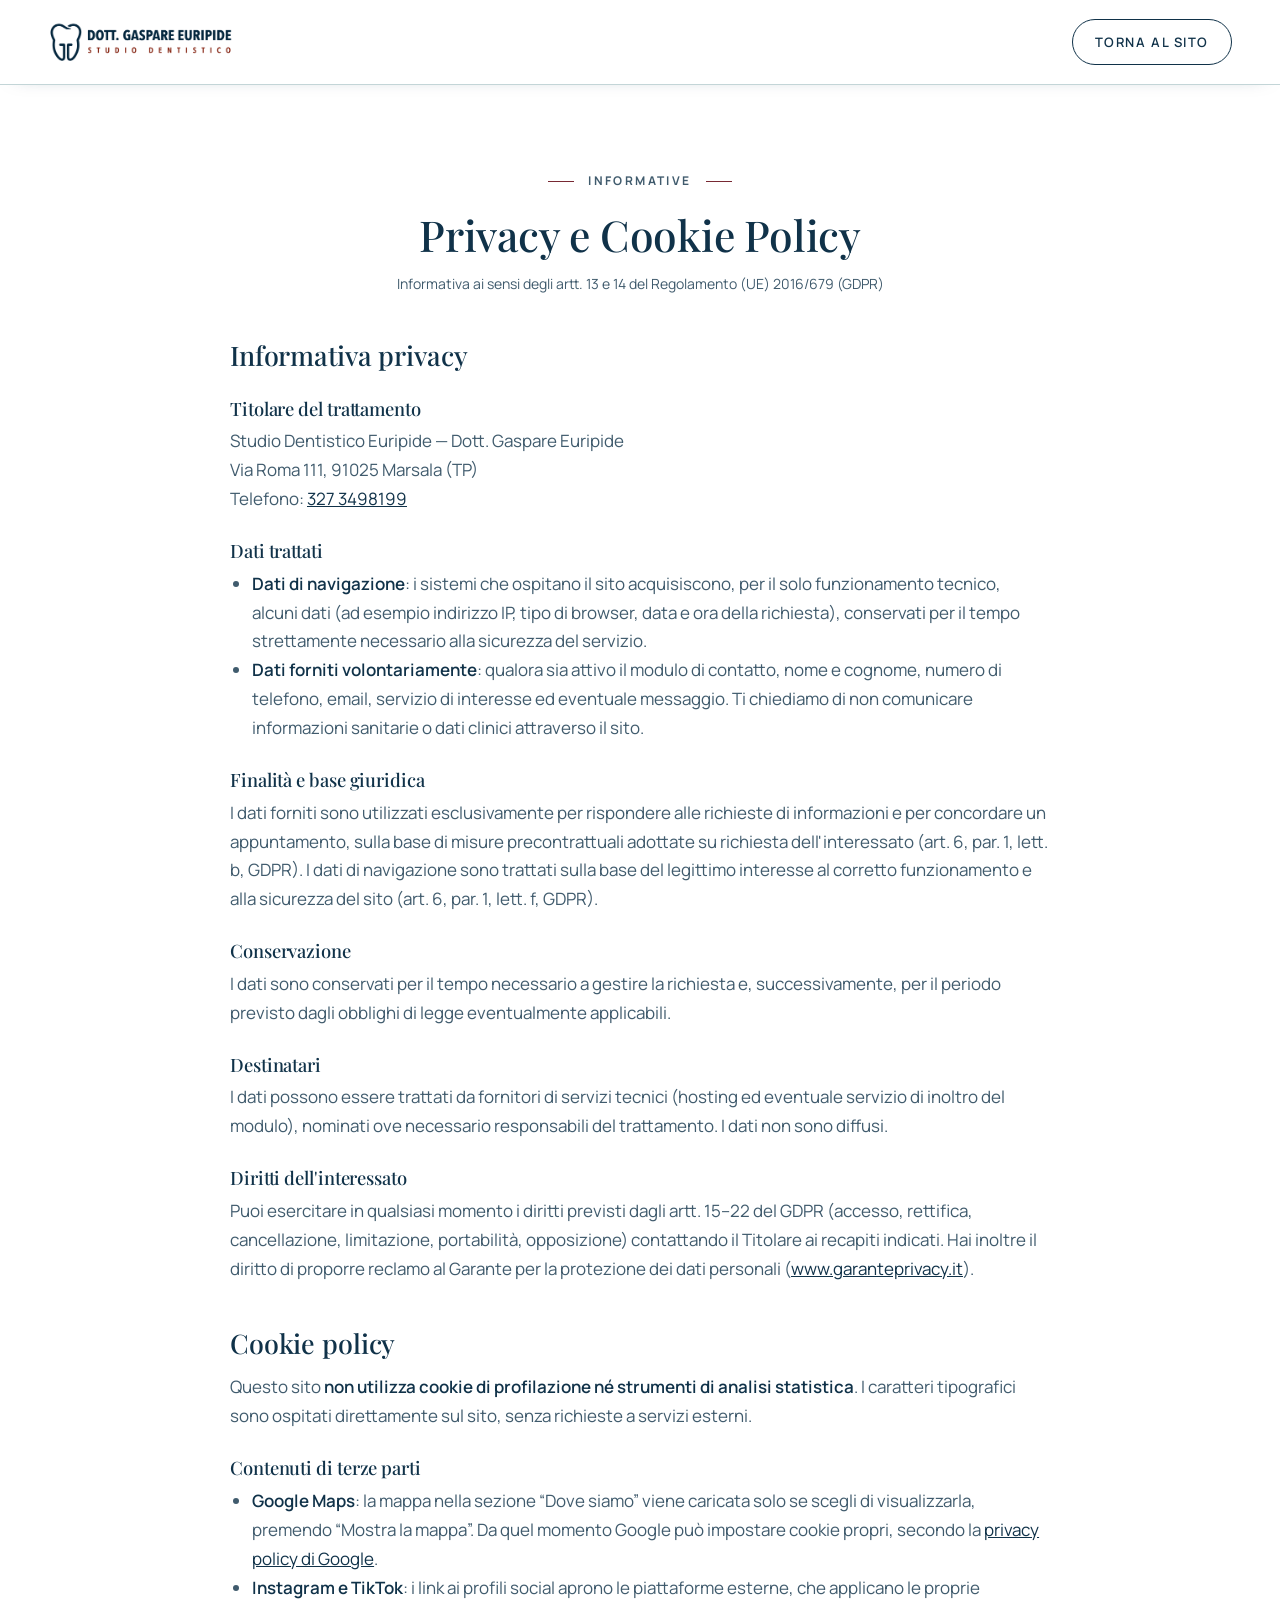
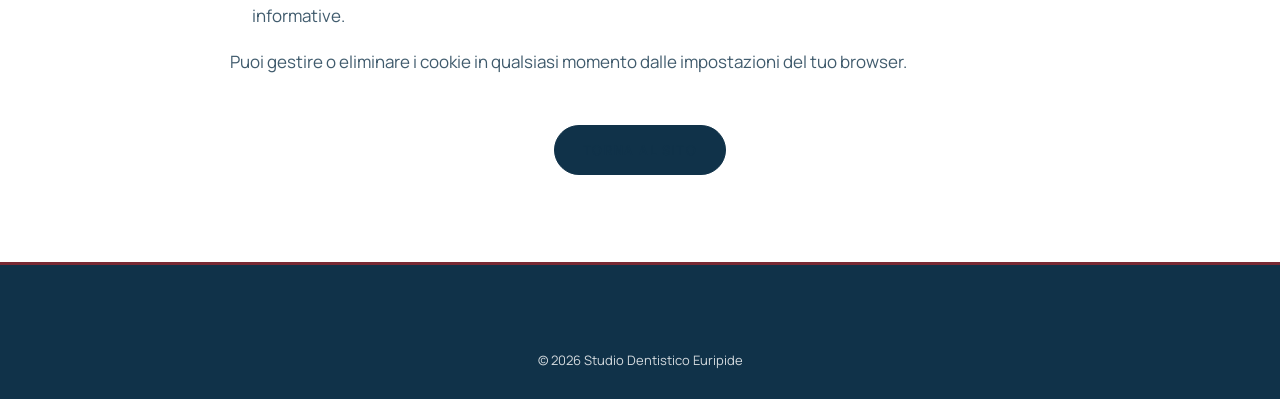
<file: privacy.html>
<!doctype html>
<html lang="it">
<head>
  <meta charset="utf-8">
  <meta name="viewport" content="width=device-width, initial-scale=1">
  <title>Privacy e Cookie Policy | Studio Dentistico Euripide</title>
  <meta name="description" content="Informativa privacy e cookie policy del sito dello Studio Dentistico Euripide, Marsala.">
  <meta name="robots" content="noindex, follow">
  <link rel="icon" href="assets/img/favicon.svg" type="image/svg+xml">
  <link rel="stylesheet" href="assets/css/style.css">
</head>
<body>
  <!-- Bozza da sottoporre alla verifica dello studio e del proprio consulente privacy prima della pubblicazione. -->
  <header class="site-header is-scrolled">
    <div class="container header-inner">
      <a href="index.html" class="brand" aria-label="Torna alla home dello Studio Dentistico Euripide">
        <span class="logo-crop"><img src="assets/img/logo-euripide.webp" width="2000" height="668" alt="Dott. Gaspare Euripide — Studio Dentistico"></span>
      </a>
      <a href="index.html" class="btn btn-secondary btn-sm" style="margin-left:auto">Torna al sito</a>
    </div>
  </header>

  <main class="legal-page">
    <div class="container">
      <p class="eyebrow">Informative</p>
      <h1>Privacy e Cookie Policy</h1>
      <p class="updated">Informativa ai sensi degli artt. 13 e 14 del Regolamento (UE) 2016/679 (GDPR)</p>

      <h2 id="privacy">Informativa privacy</h2>

      <h3>Titolare del trattamento</h3>
      <p>Studio Dentistico Euripide — Dott. Gaspare Euripide<br>
      Via Roma 111, 91025 Marsala (TP)<br>
      Telefono: <a href="tel:+393273498199">327 3498199</a>
      <span id="legal-extra"></span></p>

      <h3>Dati trattati</h3>
      <ul>
        <li><strong>Dati di navigazione</strong>: i sistemi che ospitano il sito acquisiscono, per il solo funzionamento tecnico, alcuni dati (ad esempio indirizzo IP, tipo di browser, data e ora della richiesta), conservati per il tempo strettamente necessario alla sicurezza del servizio.</li>
        <li><strong>Dati forniti volontariamente</strong>: qualora sia attivo il modulo di contatto, nome e cognome, numero di telefono, email, servizio di interesse ed eventuale messaggio. Ti chiediamo di non comunicare informazioni sanitarie o dati clinici attraverso il sito.</li>
      </ul>

      <h3>Finalità e base giuridica</h3>
      <p>I dati forniti sono utilizzati esclusivamente per rispondere alle richieste di informazioni e per concordare un appuntamento, sulla base di misure precontrattuali adottate su richiesta dell'interessato (art. 6, par. 1, lett. b, GDPR). I dati di navigazione sono trattati sulla base del legittimo interesse al corretto funzionamento e alla sicurezza del sito (art. 6, par. 1, lett. f, GDPR).</p>

      <h3>Conservazione</h3>
      <p>I dati sono conservati per il tempo necessario a gestire la richiesta e, successivamente, per il periodo previsto dagli obblighi di legge eventualmente applicabili.</p>

      <h3>Destinatari</h3>
      <p>I dati possono essere trattati da fornitori di servizi tecnici (hosting ed eventuale servizio di inoltro del modulo), nominati ove necessario responsabili del trattamento. I dati non sono diffusi.</p>

      <h3>Diritti dell'interessato</h3>
      <p>Puoi esercitare in qualsiasi momento i diritti previsti dagli artt. 15–22 del GDPR (accesso, rettifica, cancellazione, limitazione, portabilità, opposizione) contattando il Titolare ai recapiti indicati. Hai inoltre il diritto di proporre reclamo al Garante per la protezione dei dati personali (<a href="https://www.garanteprivacy.it" target="_blank" rel="noopener">www.garanteprivacy.it</a>).</p>

      <h2 id="cookie">Cookie policy</h2>
      <p>Questo sito <strong>non utilizza cookie di profilazione né strumenti di analisi statistica</strong>. I caratteri tipografici sono ospitati direttamente sul sito, senza richieste a servizi esterni.</p>
      <h3>Contenuti di terze parti</h3>
      <ul>
        <li><strong>Google Maps</strong>: la mappa nella sezione “Dove siamo” viene caricata solo se scegli di visualizzarla, premendo “Mostra la mappa”. Da quel momento Google può impostare cookie propri, secondo la <a href="https://policies.google.com/privacy?hl=it" target="_blank" rel="noopener">privacy policy di Google</a>.</li>
        <li><strong>Instagram e TikTok</strong>: i link ai profili social aprono le piattaforme esterne, che applicano le proprie informative.</li>
      </ul>
      <p>Puoi gestire o eliminare i cookie in qualsiasi momento dalle impostazioni del tuo browser.</p>

      <p style="margin-top:48px;text-align:center"><a href="index.html" class="btn btn-primary">Torna al sito</a></p>
    </div>
  </main>

  <footer class="site-footer">
    <div class="container footer-legal" style="margin-top:0;border-top:0;padding-top:0">
      <p id="legal-info" class="legal-info" hidden></p>
      <p class="footer-bottom"><span>© <span id="year">2026</span> Studio Dentistico Euripide</span></p>
    </div>
  </footer>

  <script src="assets/js/site-config.js"></script>
  <script>
    (function () {
      var c = window.SITE_CONFIG || {}, l = c.legal || {};
      document.getElementById('year').textContent = new Date().getFullYear();
      var extra = [];
      if (l.ragioneSociale) extra.push(l.ragioneSociale);
      if (l.partitaIva) extra.push('P.IVA ' + l.partitaIva);
      if (l.pec) extra.push('PEC: ' + l.pec);
      if (l.emailPrivacy) extra.push('Email privacy: ' + l.emailPrivacy);
      if (extra.length) document.getElementById('legal-extra').innerHTML = '<br>' + extra.map(function (s) { return s.replace(/[<>&]/g, ''); }).join('<br>');
      var p = [l.ragioneSociale, l.partitaIva && 'P.IVA ' + l.partitaIva, l.direttoreSanitario && 'Direttore Sanitario: ' + l.direttoreSanitario, l.iscrizioneAlbo].filter(Boolean);
      if (p.length) { var el = document.getElementById('legal-info'); el.textContent = p.join(' · '); el.hidden = false; }
    })();
  </script>
</body>
</html>
</file>
<file: assets/css/style.css>
/* =====================================================================
   STUDIO DENTISTICO EURIPIDE — stylesheet
   Palette:  #FFFFFF · #103249 (accenti e CTA) · #88ABAF (sfondo alternato)
             #C1D9E3 · #F5F7F8 · #782933 (piccoli dettagli)
   Font:     Playfair Display (titoli) · Manrope (testi)
   ===================================================================== */

@font-face {
  font-family: "Playfair Display";
  src: url("../fonts/playfair-latin.woff2") format("woff2");
  font-weight: 400 600; font-style: normal; font-display: swap;
}
@font-face {
  font-family: "Playfair Display";
  src: url("../fonts/playfair-italic-latin.woff2") format("woff2");
  font-weight: 400 600; font-style: italic; font-display: swap;
}
@font-face {
  font-family: "Manrope";
  src: url("../fonts/manrope-latin.woff2") format("woff2");
  font-weight: 400 700; font-style: normal; font-display: swap;
}

:root {
  --white: #FFFFFF;
  --navy: #103249;
  --navy-hover: #1b4a69;
  --petrol: #88ABAF;
  --clinical: #C1D9E3;
  --pearl: #F5F7F8;
  --burgundy: #782933;

  --text: var(--navy);
  --text-soft: rgba(16, 50, 73, .8);
  --line: rgba(136, 171, 175, .5);
  --line-strong: var(--petrol);

  --serif: "Playfair Display", Georgia, "Times New Roman", serif;
  --sans: "Manrope", "Segoe UI", system-ui, -apple-system, sans-serif;

  --header-h: 84px;
  --radius: 14px;
  --radius-sm: 10px;
  --shadow: 0 1px 2px rgba(16, 50, 73, .05), 0 10px 28px -14px rgba(16, 50, 73, .22);
  --ease: cubic-bezier(.22, .61, .36, 1);

  --pad-x: clamp(20px, 4vw, 48px);
  --section-y: clamp(56px, 3rem + 4vw, 104px);

  --fs-h1: clamp(2.125rem, 1.2rem + 3.6vw, 4.25rem);
  --fs-h2: clamp(1.75rem, 1.3rem + 1.7vw, 2.75rem);
  --fs-h3: clamp(1.15rem, 1.08rem + .35vw, 1.35rem);
  --fs-body: clamp(1rem, .96rem + .2vw, 1.0625rem);
  --fs-lead: clamp(1.0625rem, 1rem + .3vw, 1.1875rem);
}

/* ---------- Reset essenziale ---------- */
*, *::before, *::after { box-sizing: border-box; }
html { -webkit-text-size-adjust: 100%; scroll-behavior: smooth; scroll-padding-top: calc(var(--header-h) + 8px); }
body {
  margin: 0; background: var(--white); color: var(--text);
  font-family: var(--sans); font-size: var(--fs-body); line-height: 1.7;
  -webkit-font-smoothing: antialiased; text-rendering: optimizeLegibility; overflow-x: hidden;
}
img, svg { display: block; max-width: 100%; }
img { height: auto; }
a { color: inherit; }
h1, h2, h3 { margin: 0; font-family: var(--serif); font-weight: 500; color: var(--navy); line-height: 1.18; letter-spacing: -.005em; }
p { margin: 0 0 1em; }
p:last-child { margin-bottom: 0; }
ul, ol { margin: 0; padding: 0; list-style: none; }
strong { font-weight: 600; color: var(--navy); }
h1 em, h2 em { color: var(--burgundy); font-style: italic; font-weight: 400; }
address { font-style: normal; }
button, input, select, textarea { font: inherit; color: inherit; }

.sr-only { position: absolute !important; width: 1px; height: 1px; padding: 0; margin: -1px; overflow: hidden; clip: rect(0 0 0 0); white-space: nowrap; border: 0; }
.skip-link { position: absolute; left: 16px; top: -60px; z-index: 200; background: var(--navy); color: var(--white); padding: 10px 16px; border-radius: 8px; text-decoration: none; font-weight: 600; transition: top .2s; }
.skip-link:focus { top: 12px; }
:focus-visible { outline: 2px solid var(--burgundy); outline-offset: 3px; border-radius: 4px; }

.container { width: 100%; max-width: calc(1200px + 2 * var(--pad-x)); margin-inline: auto; padding-inline: var(--pad-x); }

.ico-sm, .ico-lg, .ap-ico, .emblem-tooth, .step-dot svg, .social svg {
  fill: none; stroke: currentColor; stroke-width: 1.5; stroke-linecap: round; stroke-linejoin: round;
}
.ico-sm { width: 20px; height: 20px; flex: none; }
.ico-lg { width: 44px; height: 44px; color: var(--navy); }

/* ---------- Bottoni ---------- */
.btn {
  display: inline-flex; align-items: center; justify-content: center; gap: .5em;
  min-height: 50px; padding: 14px 28px; border-radius: 999px;
  font-family: var(--sans); font-weight: 600; font-size: .8125rem; letter-spacing: .12em; text-transform: uppercase;
  text-decoration: none; text-align: center; line-height: 1.25; cursor: pointer; white-space: nowrap;
  border: 1.5px solid var(--navy);
  transition: background-color .3s var(--ease), color .3s var(--ease), border-color .3s var(--ease), transform .3s var(--ease), box-shadow .3s var(--ease);
}
.btn-primary { background: var(--navy); color: var(--white); }
.btn-primary:hover { background: var(--navy-hover); border-color: var(--navy-hover); box-shadow: 0 10px 22px -12px rgba(16, 50, 73, .7); transform: translateY(-1px); }
.btn-secondary { background: transparent; color: var(--navy); }
.btn-secondary:hover { background: var(--navy); color: var(--white); }
.btn-sm { min-height: 46px; padding: 12px 22px; }
.btn-block { width: 100%; }
.btn-row { display: flex; flex-wrap: wrap; justify-content: center; gap: 14px; }
.btn[disabled] { opacity: .6; cursor: progress; }

/* ---------- Header ---------- */
.site-header {
  position: sticky; top: 0; z-index: 100; background: var(--white);
  border-bottom: 1px solid transparent; transition: border-color .3s, box-shadow .3s;
}
.site-header.is-scrolled { border-bottom-color: var(--line); box-shadow: 0 6px 20px -18px rgba(16, 50, 73, .5); }
.header-inner { display: flex; align-items: center; gap: 24px; min-height: var(--header-h); max-width: calc(1360px + 2 * var(--pad-x)); }

.brand { display: block; flex: none; text-decoration: none; }
/* Il logo originale viene solo ritagliato dell'area bianca esterna (nessuna deformazione) */
.logo-crop { position: relative; display: block; overflow: hidden; width: clamp(160px, 9vw + 70px, 210px); aspect-ratio: 1770 / 410; }
.logo-crop img { position: absolute; max-width: none; width: 112.994%; left: -6.78%; top: -34.146%; }

.main-nav { margin-left: auto; }
.main-nav ul { display: flex; gap: clamp(14px, 1.35vw, 26px); }
.main-nav ul a {
  position: relative; display: inline-block; padding: 8px 0; white-space: nowrap;
  font-size: clamp(.8125rem, .7rem + .2vw, .9063rem); font-weight: 600; text-decoration: none; color: var(--navy);
}
.main-nav ul a::after {
  content: ""; position: absolute; left: 0; right: 0; bottom: 2px; height: 1.5px;
  background: var(--burgundy); transform: scaleX(0); transform-origin: left; transition: transform .3s var(--ease);
}
.main-nav ul a:hover::after, .main-nav ul a[aria-current="true"]::after { transform: scaleX(1); }
.main-nav a.nav-cta-mobile { display: none; }
.header-cta { flex: none; min-height: 46px; padding: 12px 22px; }

.nav-toggle {
  display: none; margin-left: auto; width: 48px; height: 48px; border: 1px solid var(--line); border-radius: 50%;
  background: var(--white); cursor: pointer; position: relative;
}
.nav-toggle-bar { position: absolute; left: 14px; right: 14px; height: 1.5px; background: var(--navy); transition: transform .3s var(--ease), top .3s var(--ease); }
.nav-toggle-bar:nth-of-type(2) { top: 19px; }
.nav-toggle-bar:nth-of-type(3) { top: 27px; }
.nav-toggle[aria-expanded="true"] .nav-toggle-bar:nth-of-type(2) { top: 23px; transform: rotate(45deg); }
.nav-toggle[aria-expanded="true"] .nav-toggle-bar:nth-of-type(3) { top: 23px; transform: rotate(-45deg); }

/* Menu burger: solo sotto i 1100px (smartphone e tablet) */
@media (max-width: 1099px) {
  :root { --header-h: 72px; }
  .header-cta { display: none; }
  .nav-toggle { display: block; }
  .main-nav {
    position: fixed; inset: var(--header-h) 0 auto 0; margin: 0;
    background: var(--white); border-top: 1px solid var(--line);
    padding: 8px var(--pad-x) 28px; box-shadow: 0 24px 40px -28px rgba(16, 50, 73, .5);
    max-height: calc(100dvh - var(--header-h)); overflow-y: auto;
    visibility: hidden; opacity: 0; transform: translateY(-8px);
    transition: opacity .3s var(--ease), transform .3s var(--ease), visibility 0s linear .3s;
  }
  .main-nav.is-open { visibility: visible; opacity: 1; transform: none; transition-delay: 0s; }
  .main-nav ul { flex-direction: column; gap: 0; text-align: center; max-width: 480px; margin-inline: auto; }
  .main-nav ul a { display: block; padding: 13px 0; font-size: 1.0625rem; border-bottom: 1px solid var(--line); }
  .main-nav ul a::after { display: none; }
  .main-nav a.nav-cta-mobile { display: flex; margin: 22px auto 0; width: 100%; max-width: 480px; }
}

/* ---------- Mini-titoli & intestazioni ---------- */
.eyebrow {
  display: flex; align-items: center; justify-content: center; gap: 14px;
  margin: 0 0 18px; font-family: var(--sans); font-size: .75rem; font-weight: 700;
  letter-spacing: .2em; text-transform: uppercase; color: var(--navy); text-align: center;
}
.eyebrow::before, .eyebrow::after { content: ""; width: 26px; height: 1.5px; background: var(--burgundy); flex: none; }

.section { padding-block: var(--section-y); }
.section-head { text-align: center; max-width: 820px; margin: 0 auto clamp(34px, 2rem + 2vw, 56px); }
.section-head h2 { font-size: var(--fs-h2); }
.section-sub { margin: 18px auto 0; max-width: 640px; font-size: var(--fs-lead); color: var(--text-soft); }
.section-cta { display: flex; justify-content: center; margin-top: clamp(36px, 2rem + 2vw, 56px); }
.br-desk { display: none; }
@media (min-width: 768px) { .br-desk { display: inline; } }

/* Alternanza sfondi: bianco / #88ABAF */
.bg-white { background: var(--white); }
.bg-teal { background: var(--petrol); --text-soft: var(--navy); --line: rgba(16, 50, 73, .22); }

/* ---------- HERO ---------- */
.hero {
  position: relative; isolation: isolate; overflow: hidden;
  display: flex; align-items: center;
  min-height: min(calc(100svh - var(--header-h)), 820px);
  padding-block: clamp(64px, 4rem + 4vw, 128px);
}
.hero-media { position: absolute; inset: 0; width: 100%; height: 100%; object-fit: cover; object-position: center 40%; z-index: -2; }
.hero-overlay {
  position: absolute; inset: 0; z-index: -1;
  background: rgba(255, 255, 255, .7);
}
.hero-content { text-align: center; max-width: 980px; }
.hero-title { font-size: var(--fs-h1); line-height: 1.1; font-weight: 500; margin-bottom: 24px; }
.hero-line { display: block; }
.hero-line--accent { color: var(--burgundy); font-style: italic; font-weight: 400; }
@media (min-width: 768px) { .hero-line { white-space: nowrap; } }
.hero-sub { max-width: 620px; margin: 0 auto 34px; font-size: var(--fs-lead); color: var(--navy); font-weight: 500; }

@media (max-width: 767px) {
  .hero { min-height: auto; }
  .hero-overlay { background: rgba(255, 255, 255, .74); }
  .hero .btn-row { flex-direction: column; align-items: stretch; max-width: 340px; margin-inline: auto; }
}

/* ---------- CHI SIAMO + TEAM ---------- */
.prose-center { max-width: 780px; margin-inline: auto; text-align: center; font-size: var(--fs-lead); line-height: 1.8; color: var(--text-soft); }
.team {
  display: grid; grid-template-columns: repeat(2, 1fr); gap: clamp(28px, 3vw, 40px) clamp(16px, 2.5vw, 36px);
  margin-top: clamp(40px, 2.4rem + 2vw, 64px); padding-top: clamp(36px, 2rem + 2vw, 56px);
  border-top: 1px solid var(--line); max-width: 1100px; margin-inline: auto;
}
@media (min-width: 1024px) { .team { grid-template-columns: repeat(4, 1fr); } }
.member { display: flex; flex-direction: column; align-items: center; text-align: center; }
.member-photo {
  width: clamp(108px, 8vw + 60px, 150px); aspect-ratio: 1; border-radius: 50%; object-fit: cover;
  margin-bottom: 16px; border: 4px solid var(--white); box-shadow: 0 0 0 1px var(--petrol), 0 14px 26px -16px rgba(16, 50, 73, .5);
  background: var(--clinical);
}
.member-badge {
  margin: -30px 0 12px; position: relative; padding: 3px 10px; border-radius: 999px;
  background: var(--burgundy); color: var(--white); font-size: .625rem; font-weight: 700; letter-spacing: .16em; text-transform: uppercase; line-height: 1.5;
}
.member h3 { font-size: clamp(1rem, .95rem + .3vw, 1.2rem); margin-bottom: 4px; }
.member-role { margin: 0 0 8px; font-size: .75rem; font-weight: 700; letter-spacing: .08em; text-transform: uppercase; color: var(--navy); }
.member-role::after { content: ""; display: block; width: 22px; height: 1.5px; background: var(--burgundy); margin: 10px auto 0; }
.member-focus { margin: 0; font-size: .875rem; line-height: 1.55; color: var(--text-soft); max-width: 240px; }

/* ---------- A CHI CI RIVOLGIAMO ---------- */
.audience-grid { display: grid; gap: clamp(18px, 2vw, 28px); grid-template-columns: 1fr; }
@media (min-width: 900px) { .audience-grid { grid-template-columns: repeat(3, 1fr); } }
@media (min-width: 640px) and (max-width: 899px) { .audience-grid { max-width: 620px; margin-inline: auto; } }
.audience-card {
  position: relative; background: var(--white); border-radius: var(--radius);
  padding: clamp(32px, 3vw, 44px) clamp(24px, 2.4vw, 34px); text-align: center; color: rgba(16, 50, 73, .82);
  box-shadow: var(--shadow); transition: transform .35s var(--ease), box-shadow .35s var(--ease);
}
.audience-card::before { content: ""; position: absolute; top: 0; left: 50%; width: 44px; height: 3px; background: var(--burgundy); transform: translateX(-50%); border-radius: 0 0 3px 3px; }
.audience-card:hover { transform: translateY(-4px); box-shadow: 0 2px 4px rgba(16,50,73,.05), 0 22px 40px -20px rgba(16,50,73,.35); }
.audience-card .ico-lg { margin: 0 auto 20px; }
.audience-card h3 { font-size: clamp(1.3rem, 1.15rem + .5vw, 1.5rem); margin-bottom: 12px; }

/* ---------- APPROCCIO: emblema centrale e quattro principi ---------- */
.approach { position: relative; max-width: 1120px; margin-inline: auto; }
.approach-emblem { position: relative; width: clamp(200px, 22vw, 300px); aspect-ratio: 1; margin: 0 auto; }
.approach-emblem .ring { position: absolute; border-radius: 50%; }
.ring--1 { inset: 0; border: 1.5px dashed var(--petrol); animation: spin 60s linear infinite; }
.ring--1::after {
  content: ""; position: absolute; top: -6px; left: 50%; width: 11px; height: 11px; margin-left: -5.5px;
  border-radius: 50%; background: var(--burgundy); box-shadow: 0 0 0 5px rgba(120, 41, 51, .14);
}
.ring--2 { inset: 13%; border: 1px solid var(--petrol); }
.ring--3 { inset: 25%; background: radial-gradient(circle at 35% 30%, var(--white), var(--clinical)); box-shadow: inset 0 0 0 1px rgba(136, 171, 175, .6), 0 18px 40px -22px rgba(16, 50, 73, .45); }
.emblem-tooth { position: absolute; inset: 37%; width: 26%; height: 26%; color: var(--navy); stroke-width: 1.1; }
@keyframes spin { to { transform: rotate(360deg); } }

.approach-points { display: grid; gap: 34px; margin-top: 44px; text-align: center; }
.ap { max-width: 420px; margin-inline: auto; }
.ap-ico { width: 30px; height: 30px; margin: 0 auto 12px; color: var(--navy); stroke-width: 1.4; }
.ap h3 { font-size: var(--fs-h3); margin-bottom: 8px; }
.ap h3::after { content: ""; display: block; width: 6px; height: 6px; margin: 12px auto 0; background: var(--burgundy); transform: rotate(45deg); }
.ap p { margin: 0; color: var(--text-soft); font-size: .9688rem; }

@media (min-width: 900px) {
  .approach { min-height: clamp(380px, 32vw, 440px); display: grid; align-items: center; }
  .approach-emblem { position: absolute; left: 50%; top: 50%; transform: translate(-50%, -50%); }
  .js .approach-emblem.reveal { transform: translate(-50%, calc(-50% + 14px)); }
  .js .approach-emblem.reveal.is-visible { transform: translate(-50%, -50%); }
  .approach-points {
    position: relative; margin: 0; gap: clamp(56px, 6vw, 96px) 0;
    grid-template-columns: 1fr clamp(260px, 30vw, 380px) 1fr;
  }
  .ap { position: relative; max-width: 330px; margin: 0; }
  .ap-ico { margin: 0 0 12px; display: inline-block; }
  .ap h3::after { display: none; }
  .ap--tl, .ap--bl { grid-column: 1; justify-self: end; text-align: right; }
  .ap--tr, .ap--br { grid-column: 3; justify-self: start; text-align: left; }
  .ap--tl, .ap--tr { grid-row: 1; }
  .ap--bl, .ap--br { grid-row: 2; }
  /* connettori verso l'emblema */
  .ap::before {
    content: ""; position: absolute; top: 15px; width: clamp(28px, 4vw, 60px); height: 1px; background: var(--petrol);
  }
  .ap::after {
    content: ""; position: absolute; top: 12px; width: 7px; height: 7px; background: var(--burgundy); transform: rotate(45deg);
  }
  .ap--tl::before, .ap--bl::before { left: calc(100% + 18px); }
  .ap--tl::after, .ap--bl::after { left: calc(100% + 18px + clamp(28px, 4vw, 60px)); }
  .ap--tr::before, .ap--br::before { right: calc(100% + 18px); }
  .ap--tr::after, .ap--br::after { right: calc(100% + 18px + clamp(28px, 4vw, 60px)); }
}

/* ---------- SERVIZI: 6 box identiche ---------- */
.services-grid { display: grid; gap: clamp(18px, 2vw, 28px); grid-template-columns: 1fr; }
@media (min-width: 640px) { .services-grid { grid-template-columns: repeat(2, 1fr); } }
@media (min-width: 1024px) { .services-grid { grid-template-columns: repeat(3, 1fr); } }
.service-card {
  display: flex; flex-direction: column; height: 100%; overflow: hidden; background: var(--white);
  border-radius: var(--radius); box-shadow: var(--shadow);
  transition: transform .35s var(--ease), box-shadow .35s var(--ease);
}
.service-card:hover { transform: translateY(-4px); box-shadow: 0 2px 4px rgba(16,50,73,.05), 0 22px 40px -20px rgba(16,50,73,.35); }
.service-card img { width: 100%; aspect-ratio: 16 / 10; object-fit: cover; background: var(--pearl); transition: transform .6s var(--ease); }
.service-card:hover img { transform: scale(1.03); }
.service-body { flex: 1; padding: 24px 26px 30px; text-align: center; position: relative; background: var(--white); }
.service-body h3 { font-size: var(--fs-h3); margin-bottom: 12px; }
.service-body h3::after { content: ""; display: block; width: 26px; height: 1.5px; background: var(--burgundy); margin: 14px auto 0; }
.service-body p { font-size: .9375rem; line-height: 1.65; color: rgba(16, 50, 73, .82); }
.photo-note { font-size: .75rem; color: var(--text-soft); margin: 0; }
.photo-note--center { text-align: center; margin-top: 26px; }

/* ---------- COME FUNZIONA: timeline animata ---------- */
.timeline { --p: 0; display: grid; grid-template-columns: repeat(4, 1fr); gap: clamp(16px, 2vw, 32px); position: relative; }
.timeline::before, .timeline::after {
  content: ""; position: absolute; top: 33px; left: 12.5%; right: 12.5%; height: 2px; border-radius: 2px;
}
.timeline::before { background: rgba(136, 171, 175, .4); }
.timeline::after {
  background: linear-gradient(90deg, var(--navy), var(--burgundy));
  transform: scaleX(var(--p)); transform-origin: left center;
}
.tl-head {
  position: absolute; top: 34px; left: calc(12.5% + 75% * var(--p)); width: 14px; height: 14px; margin: -7px 0 0 -7px;
  border-radius: 50%; background: var(--burgundy); z-index: 0; pointer-events: none;
  box-shadow: 0 0 0 6px rgba(120, 41, 51, .16), 0 0 22px 4px rgba(120, 41, 51, .35);
  opacity: 0; transition: opacity .3s;
}
.timeline.is-moving .tl-head { opacity: 1; }
.step { position: relative; text-align: center; color: var(--text-soft); font-size: .9375rem; }
.step-dot {
  position: relative; z-index: 1; display: grid; place-items: center; width: 68px; height: 68px; margin: 0 auto 20px;
  border-radius: 50%; background: var(--white); border: 1.5px solid var(--petrol); color: var(--petrol);
  transition: background-color .5s var(--ease), color .5s var(--ease), border-color .5s var(--ease), transform .5s var(--ease), box-shadow .5s var(--ease);
}
.step-dot::after {
  content: ""; position: absolute; inset: -1.5px; border-radius: 50%; border: 1.5px solid var(--burgundy); opacity: 0;
}
.step-dot svg { width: 28px; height: 28px; }
.step-num { display: block; font-size: .6875rem; font-weight: 700; letter-spacing: .2em; text-transform: uppercase; color: var(--burgundy); margin-bottom: 8px; }
.step h3 { font-size: var(--fs-h3); margin-bottom: 10px; }
.step p { max-width: 240px; margin-inline: auto; }
.step-num, .step h3, .step p { transition: opacity .6s var(--ease), transform .6s var(--ease); }

.js .step:not(.is-active) .step-num, .js .step:not(.is-active) h3, .js .step:not(.is-active) p { opacity: .28; transform: translateY(10px); }
.step.is-active .step-dot {
  background: var(--navy); border-color: var(--navy); color: var(--white); transform: scale(1.06);
  box-shadow: 0 14px 28px -14px rgba(16, 50, 73, .7);
}
.step.is-active .step-dot::after { animation: pulse 2.4s var(--ease) infinite; }
.step.is-active h3 { transition-delay: .08s; }
.step.is-active p { transition-delay: .16s; }
@keyframes pulse { 0% { transform: scale(1); opacity: .7; } 100% { transform: scale(1.55); opacity: 0; } }

@media (max-width: 899px) {
  .timeline { grid-template-columns: 1fr; gap: 0; max-width: 520px; margin-inline: auto; }
  .timeline::before, .timeline::after { top: 34px; bottom: 34px; left: 33px; right: auto; width: 2px; height: auto; }
  .timeline::after { background: linear-gradient(180deg, var(--navy), var(--burgundy)); transform: scaleY(var(--p)); transform-origin: center top; }
  .tl-head { left: 34px; top: calc(34px + (100% - 68px) * var(--p)); }
  .step { display: grid; grid-template-columns: 68px 1fr; column-gap: 22px; text-align: left; padding-bottom: 36px; }
  .step:last-child { padding-bottom: 0; }
  .step-dot { grid-row: 1 / span 3; margin: 0; }
  .step-num { margin-top: 8px; }
  .step p { max-width: none; margin: 0; }
}

/* ---------- DOVE SIAMO ---------- */
.location { display: grid; gap: 20px; grid-template-columns: 1fr; max-width: 760px; margin-inline: auto; }
@media (min-width: 760px) { .location { grid-template-columns: 1fr 1fr; align-items: stretch; } }
.location > * { min-height: 280px; }
.location-card {
  display: flex; flex-direction: column; align-items: center; justify-content: center; text-align: center;
  padding: 34px 26px; background: var(--white); border-radius: var(--radius); box-shadow: var(--shadow);
}
.location-pin { display: grid; place-items: center; width: 52px; height: 52px; border-radius: 50%; background: var(--pearl); color: var(--burgundy); margin-bottom: 16px; box-shadow: inset 0 0 0 1px rgba(136, 171, 175, .6); }
.location-label { margin: 0 0 6px; font-size: .6875rem; font-weight: 700; letter-spacing: .2em; text-transform: uppercase; color: var(--navy); }
.location-card address { font-family: var(--serif); font-size: 1.3rem; line-height: 1.45; color: var(--navy); }

.map-wrap {
  position: relative; border-radius: var(--radius); overflow: hidden;
  background: var(--white); box-shadow: var(--shadow);
}
.map-wrap iframe { position: absolute; inset: 0; width: 100%; height: 100%; border: 0; }
.map-consent {
  position: absolute; inset: 0; display: flex; flex-direction: column; align-items: center; justify-content: center;
  gap: 10px; padding: 24px; text-align: center;
  background:
    linear-gradient(rgba(255,255,255,.9), rgba(255,255,255,.9)),
    repeating-linear-gradient(0deg, transparent 0 35px, rgba(136,171,175,.45) 35px 36px),
    repeating-linear-gradient(90deg, transparent 0 35px, rgba(136,171,175,.45) 35px 36px);
}
.map-consent .ico-lg { color: var(--petrol); width: 40px; height: 40px; }
.map-consent-text { max-width: 340px; font-size: .8125rem; color: rgba(16, 50, 73, .82); margin: 0 0 6px; }

/* ---------- FAQ: tendine ---------- */
.faq { max-width: 860px; margin-inline: auto; display: grid; gap: 12px; }
.faq-item { background: var(--pearl); border: 1px solid rgba(136, 171, 175, .45); border-radius: var(--radius-sm); transition: background-color .3s, border-color .3s, box-shadow .3s; }
.faq-item.is-open { background: var(--white); border-color: var(--petrol); box-shadow: var(--shadow); }
.faq-item h3 { font-family: var(--sans); font-size: inherit; font-weight: inherit; }
.faq-q {
  display: flex; align-items: center; justify-content: space-between; gap: 20px; width: 100%;
  padding: 20px 22px; background: none; border: 0; text-align: left; cursor: pointer; border-radius: var(--radius-sm);
  font-family: var(--sans); font-size: clamp(1rem, .96rem + .2vw, 1.0938rem); font-weight: 600; color: var(--navy); line-height: 1.45;
}
.faq-icon { position: relative; flex: none; width: 32px; height: 32px; border-radius: 50%; background: var(--white); border: 1px solid var(--petrol); transition: background-color .3s, border-color .3s; }
.faq-icon::before, .faq-icon::after {
  content: ""; position: absolute; left: 50%; top: 50%; width: 11px; height: 1.5px; background: var(--navy);
  transform: translate(-50%, -50%); transition: transform .3s var(--ease), background-color .3s;
}
.faq-icon::after { transform: translate(-50%, -50%) rotate(90deg); }
.faq-q:hover .faq-icon { border-color: var(--burgundy); }
.faq-q[aria-expanded="true"] .faq-icon { background: var(--burgundy); border-color: var(--burgundy); }
.faq-q[aria-expanded="true"] .faq-icon::before, .faq-q[aria-expanded="true"] .faq-icon::after { background: var(--white); }
.faq-q[aria-expanded="true"] .faq-icon::after { transform: translate(-50%, -50%) rotate(0deg); }
.faq-a { display: grid; grid-template-rows: 0fr; transition: grid-template-rows .35s var(--ease); }
.faq-a > div { overflow: hidden; }
.faq-a p { padding: 0 74px 22px 22px; color: var(--text-soft); margin: 0; }
.faq-a a { color: var(--navy); font-weight: 600; }
.faq-item.is-open .faq-a { grid-template-rows: 1fr; }
html:not(.js) .faq-a { grid-template-rows: 1fr; }
@media (max-width: 599px) { .faq-q { padding: 18px; } .faq-a p { padding: 0 18px 20px; } }

/* ---------- CONTATTI: modulo centrale ---------- */
.contact-form {
  max-width: 540px; margin-inline: auto; background: var(--white); border-radius: var(--radius);
  padding: clamp(22px, 2.4vw, 32px); font-size: .9375rem; box-shadow: 0 2px 4px rgba(16,50,73,.05), 0 26px 50px -26px rgba(16,50,73,.45);
  border-top: 3px solid var(--burgundy);
}
.form-hint { font-size: .8125rem; color: rgba(16, 50, 73, .8); margin-bottom: 18px; text-align: center; }
.field { margin-bottom: 16px; }
.field-row { display: grid; gap: 0 16px; grid-template-columns: 1fr; }
@media (min-width: 600px) { .field-row { grid-template-columns: 1fr 1fr; } }
.field label { display: block; margin-bottom: 6px; font-size: .875rem; font-weight: 600; color: var(--navy); }
.field .opt { font-weight: 400; color: rgba(16, 50, 73, .75); }
.field input[type="text"], .field input[type="tel"], .field input[type="email"], .field select, .field textarea {
  width: 100%; min-height: 44px; padding: 9px 14px; background: var(--pearl);
  border: 1px solid rgba(16, 50, 73, .26); border-radius: var(--radius-sm); font-size: 1rem; color: var(--navy);
  transition: border-color .2s, box-shadow .2s, background-color .2s;
}
.field textarea { resize: vertical; min-height: 80px; }
.contact-form .field { margin-bottom: 14px; }
.field select { appearance: none; background-image: url("data:image/svg+xml,%3Csvg xmlns='http://www.w3.org/2000/svg' viewBox='0 0 24 24' fill='none' stroke='%23103249' stroke-width='1.6'%3E%3Cpath d='m6 9 6 6 6-6'/%3E%3C/svg%3E"); background-repeat: no-repeat; background-position: right 14px center; background-size: 18px; padding-right: 44px; }
.field input:focus, .field select:focus, .field textarea:focus { outline: none; background-color: var(--white); border-color: var(--navy); box-shadow: 0 0 0 3px rgba(136, 171, 175, .5); }
.field [aria-invalid="true"] { border-color: var(--burgundy); }
.field-hint { font-size: .8125rem; color: rgba(16, 50, 73, .78); margin: 6px 0 0; }
.field-error { font-size: .8125rem; color: var(--burgundy); font-weight: 600; margin: 6px 0 0; }
.field-error:empty { display: none; }
.field-check { display: grid; grid-template-columns: 22px 1fr; gap: 12px; align-items: start; }
.field-check input { width: 22px; height: 22px; margin: 2px 0 0; accent-color: var(--navy); }
.field-check label { font-weight: 500; margin: 0; line-height: 1.55; }
.field-check .field-error { grid-column: 2; }
.hp { position: absolute; left: -9999px; width: 1px; height: 1px; overflow: hidden; }
.form-status { margin: 14px 0 0; font-weight: 600; text-align: center; }
.form-status:empty { display: none; }
.form-status.is-success { color: var(--navy); }
.form-status.is-error { color: var(--burgundy); }
.form-status a { color: inherit; }

/* ---------- FOOTER ---------- */
.site-footer { background: var(--navy); color: var(--white); padding: clamp(56px, 3rem + 3vw, 84px) 0 28px; font-size: .9375rem; border-top: 3px solid var(--burgundy); }
.site-footer a { color: var(--white); text-decoration: none; }
.site-footer a:hover { text-decoration: underline; text-underline-offset: 4px; text-decoration-color: var(--petrol); }
.footer-grid { display: grid; gap: 40px; grid-template-columns: 1fr; text-align: center; }
@media (min-width: 860px) { .footer-grid { grid-template-columns: 1.2fr 1.4fr .8fr; text-align: left; } }
.footer-name { font-family: var(--serif); font-size: 1.6rem; line-height: 1.2; margin-bottom: 4px; }
.footer-doctor { font-size: .75rem; font-weight: 600; letter-spacing: .2em; text-transform: uppercase; color: var(--clinical); margin-bottom: 18px; }
.site-footer address { line-height: 1.85; color: rgba(255, 255, 255, .88); }
.footer-label { font-size: .6875rem; font-weight: 700; letter-spacing: .2em; text-transform: uppercase; color: var(--clinical); margin-bottom: 14px; }
.footer-nav ul { display: grid; grid-template-columns: repeat(2, auto); justify-content: center; gap: 4px 32px; }
@media (min-width: 860px) { .footer-nav ul { justify-content: start; } }
.footer-nav a { display: inline-block; padding: 3px 0; }
.social { display: flex; gap: 12px; justify-content: center; }
@media (min-width: 860px) { .social { justify-content: flex-start; } }
.social a { display: grid; place-items: center; width: 46px; height: 46px; border: 1px solid rgba(193, 217, 227, .45); border-radius: 50%; transition: background-color .3s, border-color .3s; }
.social a:hover { background: rgba(255, 255, 255, .08); border-color: var(--clinical); }
.social svg { width: 20px; height: 20px; }
.social .fill { fill: currentColor; }
.footer-legal { margin-top: 48px; padding-top: 22px; border-top: 1px solid rgba(193, 217, 227, .22); text-align: center; font-size: .8125rem; color: rgba(255, 255, 255, .82); }
.legal-info { margin-bottom: 10px; }
.footer-bottom { display: flex; flex-wrap: wrap; justify-content: center; gap: 6px 12px; margin: 0; }
.footer-bottom a { color: rgba(255, 255, 255, .9); }
.site-footer :focus-visible { outline-color: var(--clinical); }

/* ---------- Reveal ---------- */
.js .reveal { opacity: 0; transform: translateY(14px); transition: opacity .55s var(--ease), transform .55s var(--ease); }
.js .reveal.is-visible { opacity: 1; transform: none; }

@media (prefers-reduced-motion: reduce) {
  html { scroll-behavior: auto; }
  *, *::before, *::after { transition-duration: .01ms !important; animation: none !important; }
  .js .reveal { opacity: 1; transform: none; }
}

/* ---------- Pagina privacy ---------- */
.legal-page { padding-block: clamp(48px, 3rem + 3vw, 96px); }
.legal-page .container { max-width: calc(820px + 2 * var(--pad-x)); }
.legal-page h1 { font-size: var(--fs-h2); text-align: center; margin-bottom: 12px; }
.legal-page h2 { font-size: clamp(1.35rem, 1.2rem + .6vw, 1.75rem); margin: 44px 0 14px; }
.legal-page h3 { font-size: 1.15rem; margin: 26px 0 8px; }
.legal-page p, .legal-page li { color: var(--text-soft); }
.legal-page ul { list-style: disc; padding-left: 1.3em; margin-bottom: 1em; }
.legal-page .updated { text-align: center; font-size: .875rem; }
.legal-page a { color: var(--navy); }

/* ---------- Schermi piccoli ---------- */
@media (max-width: 479px) {
  .eyebrow { letter-spacing: .16em; gap: 10px; }
  .eyebrow::before, .eyebrow::after { width: 16px; }
  .team { gap: 30px 12px; }
  .member-focus { font-size: .8125rem; }
}
</file>
